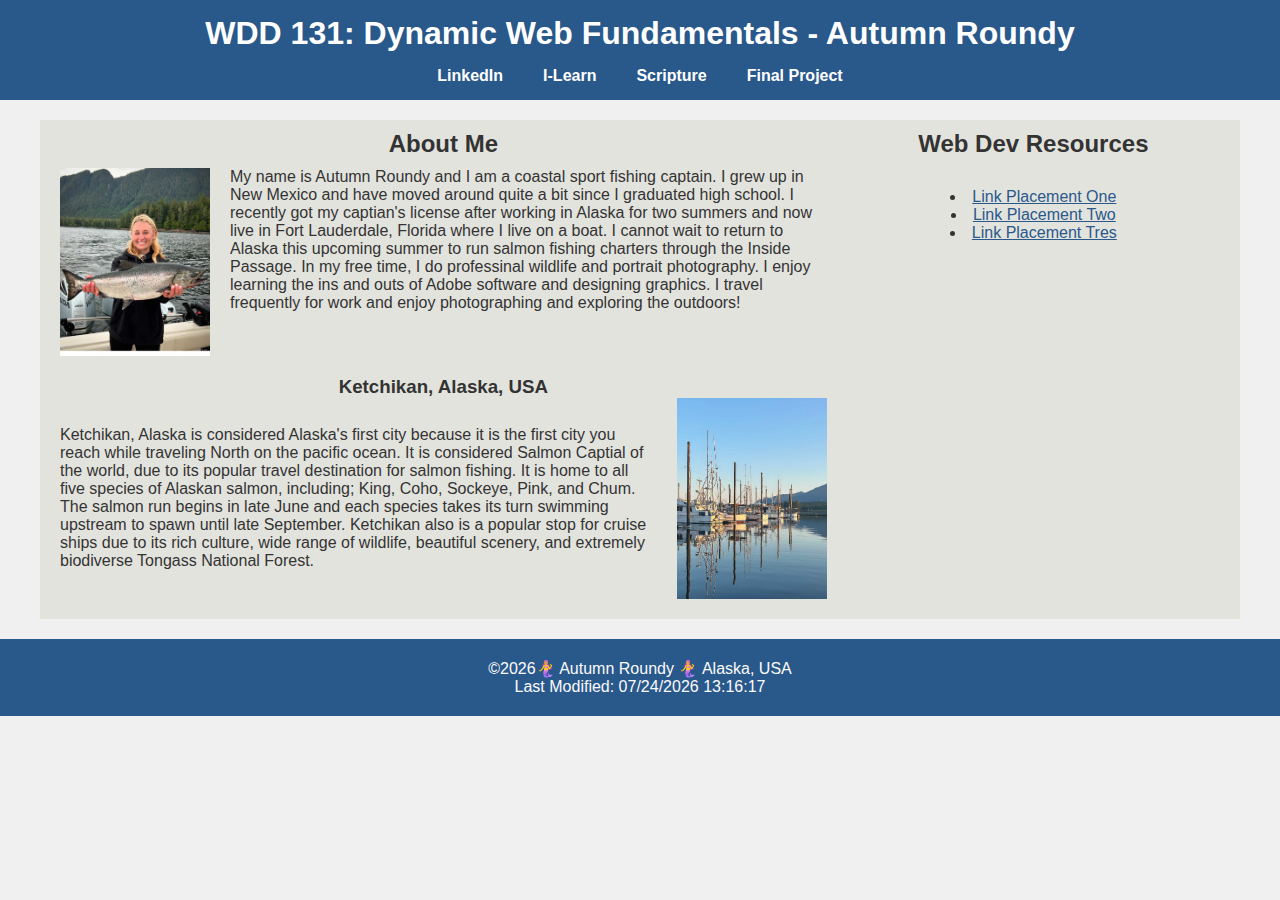
<file: index.html>
<!DOCTYPE html>
<html lang="en-US">
    <head>
        <meta charset="UTF-8">
        <meta name="viewport" content="width=device-width">
        <title>WDD 131 - Dynamic Web Fundamentals - Autumn Roundy</title>
        <meta name="description" content="WDD 131 - Dynamic Web Fundamentals. Autumn Roundy. Introducing myself for the semester while demonstrating my web development knowledge in coding HTML, CSS, and JavaScript.">
        <meta name="author" content="Autumn Roundy">
        <link rel="stylesheet" href="styles/base.css">
        <link rel="preconnect" href="https://fonts.googleapis.com">
        <link rel="preconnect" href="https://fonts.gstatic.com" crossorigin>
        <link href="https://fonts.googleapis.com/css2?family=Afacad+Flux:wght@100..1000&display=swap" rel="stylesheet">
    </head>
    <body>
        <header>
            <h1>WDD 131: Dynamic Web Fundamentals - Autumn Roundy</h1>
            <nav>
                <ul>
                    <li><a href="https://www.linkedin.com">LinkedIn</a></li>
                    <li><a href="https://byui.instructure.com/">I-Learn</a></li>
                    <li><a href="https://www.churchofjesuschrist.org/study/scriptures/nt/rom/8?lang=eng&id=p5-p6#p5">Scripture</a></li>
                    <li><a href="FinalProjectLink">Final Project</a></li>
                </ul>
            </nav>
        </header>
        <main>
            <section class="card">
                <h2>About Me</h2>
                <div class="image-text-container">
                    <img src="images/fishsalmon.JPG" alt="Profile photo of Autumn holding up Alaskan King Salmon on charter boat." width="100">
                    <p>My name is Autumn Roundy and I am a coastal sport fishing captain. I grew up in New Mexico
                        and have moved around quite a bit since I graduated high school. I recently got my captian's license
                        after working in Alaska for two summers and now live in Fort Lauderdale, Florida where I live on a boat. 
                        I cannot wait to return to Alaska this upcoming summer to run salmon fishing charters through the Inside Passage.
                        In my free time, I do professinal wildlife and portrait photography. I enjoy learning the ins and outs of Adobe software and designing graphics. 
                        I travel frequently for work and enjoy photographing and exploring the outdoors!
                    </p>
                </div>
                <h3>Ketchikan, Alaska, USA</h3>
                <div class="image-text-container-two">
                    <p> Ketchikan, Alaska is considered Alaska's first city because it is the first city you reach
                        while traveling North on the pacific ocean. It is considered Salmon Captial of the world, due to 
                        its popular travel destination for salmon fishing. It is home to all five species of Alaskan salmon,
                        including; King, Coho, Sockeye, Pink, and Chum. The salmon run begins in late June and each species 
                        takes its turn swimming upstream to spawn until late September. Ketchikan also is a popular stop for 
                        cruise ships due to its rich culture, wide range of wildlife, beautiful scenery, and extremely biodiverse Tongass National Forest. 
                    </p>
                    <img src="images/harbor.jpg" alt="Bar Harbor, Ketchikan, AK at high tide and golden hour." width="100">
                </div>
            </section>
            <section class="resources">
                <h2>Web Dev Resources</h2>
                <div class="resources-links">
                    <ul>
                        <li><a href="link">Link Placement One</a></li>
                        <li><a href="linktwo">Link Placement Two</a></li>
                        <li><a href="linktres">Link Placement Tres</a></li>
                    </ul>
                </div>
            </section>
        </main>
    
        <footer>
            <div class="footer">
            <p>©<span id="currentyear"></span>🧜‍♀️ Autumn Roundy 🧜‍♀️ Alaska, USA</p>
            <p id="lastModified"></p>
            </div>
        </footer>
        <script src="scripts/getdates.js" defer></script>
    </body>
</html>
</file>
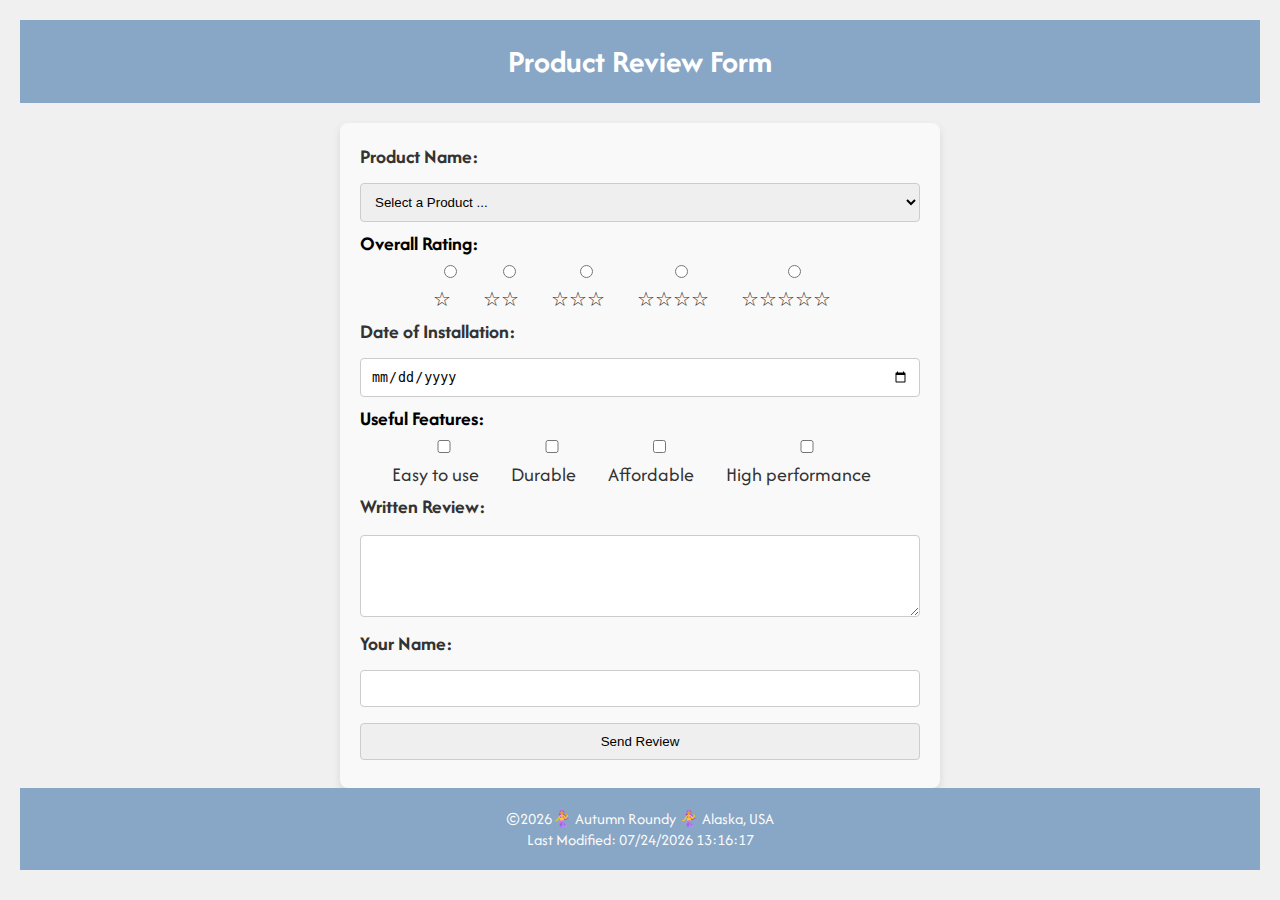
<file: form.html>
<!DOCTYPE html>
<html lang="en-US">
<head>
    <meta charset="UTF-8">
    <meta name="viewport" content="width=device-width">
    <title>WDD 131 - Dynamic Web Fundamentals - Autumn Roundy</title>
    <meta name="description" content="WDD 131 - Dynamic Web Fundamentals. Autumn Roundy. Proving my knowledge in HTML forms and local storage from this week's learning modules.">
    <meta name="author" content="Autumn Roundy">
    <link rel="stylesheet" href="styles/form.css">
    <link rel="preconnect" href="https://fonts.googleapis.com">
    <link rel="preconnect" href="https://fonts.gstatic.com" crossorigin>
    <link href="https://fonts.googleapis.com/css2?family=Afacad+Flux:wght@100..1000&display=swap" rel="stylesheet">
</head>
<body>
    <header>
        <h1>Product Review Form</h1>
    </header>
    <main>
        <form action="review.html" method="get" id="reviewForm">
            <!-- Product Name -->
            <label for="product-name">Product Name:</label>
            <select id="product-name" name="product-name" required>
                <option value="" disabled selected>Select a Product ...</option>
                <!-- Dynamically filled by JavaScript -->
            </select>

            <!-- Overall Rating -->
            <fieldset>
                <legend>Overall Rating:</legend>
                <label for="rating-1">
                    <input type="radio" id="rating-1" name="rating" value="1" required> ☆
                </label>
                <label for="rating-2">
                    <input type="radio" id="rating-2" name="rating" value="2" required> ☆☆
                </label>
                <label for="rating-3">
                    <input type="radio" id="rating-3" name="rating" value="3" required> ☆☆☆
                </label>
                <label for="rating-4">
                    <input type="radio" id="rating-4" name="rating" value="4" required> ☆☆☆☆
                </label>
                <label for="rating-5">
                    <input type="radio" id="rating-5" name="rating" value="5" required> ☆☆☆☆☆
                </label>
            </fieldset>

            <!-- Date of Installation -->
            <label for="installation-date">Date of Installation:</label>
            <input type="date" id="installation-date" name="installation-date" required>

            <!-- Useful Features -->
            <fieldset>
                <legend>Useful Features:</legend>
                <label for="feature-1">
                    <input type="checkbox" id="feature-1" name="features" value="Easy to use"> Easy to use
                </label>
                <label for="feature-2">
                    <input type="checkbox" id="feature-2" name="features" value="Durable"> Durable
                </label>
                <label for="feature-3">
                    <input type="checkbox" id="feature-3" name="features" value="Affordable"> Affordable
                </label>
                <label for="feature-4">
                    <input type="checkbox" id="feature-4" name="features" value="High performance"> High performance
                </label>
            </fieldset>

            <!-- Written Review -->
            <label for="written-review">Written Review:</label>
            <textarea id="written-review" name="written-review" rows="4" cols="50"></textarea>

            <!-- User Name (Optional) -->
            <label for="user-name">Your Name:</label>
            <input type="text" id="user-name" name="user-name">

            <!-- Submit Button -->
            <input type="submit" value="Send Review">
        </form>
    </main>
    <footer>
        <div class="footer">
        <p>©<span id="currentyear"></span>🧜‍♀️ Autumn Roundy 🧜‍♀️ Alaska, USA</p>
        <p id="lastModified"></p>
        </div>
    </footer>
    <script src="scripts/form.js" defer></script>
</body>
</html>
</file>
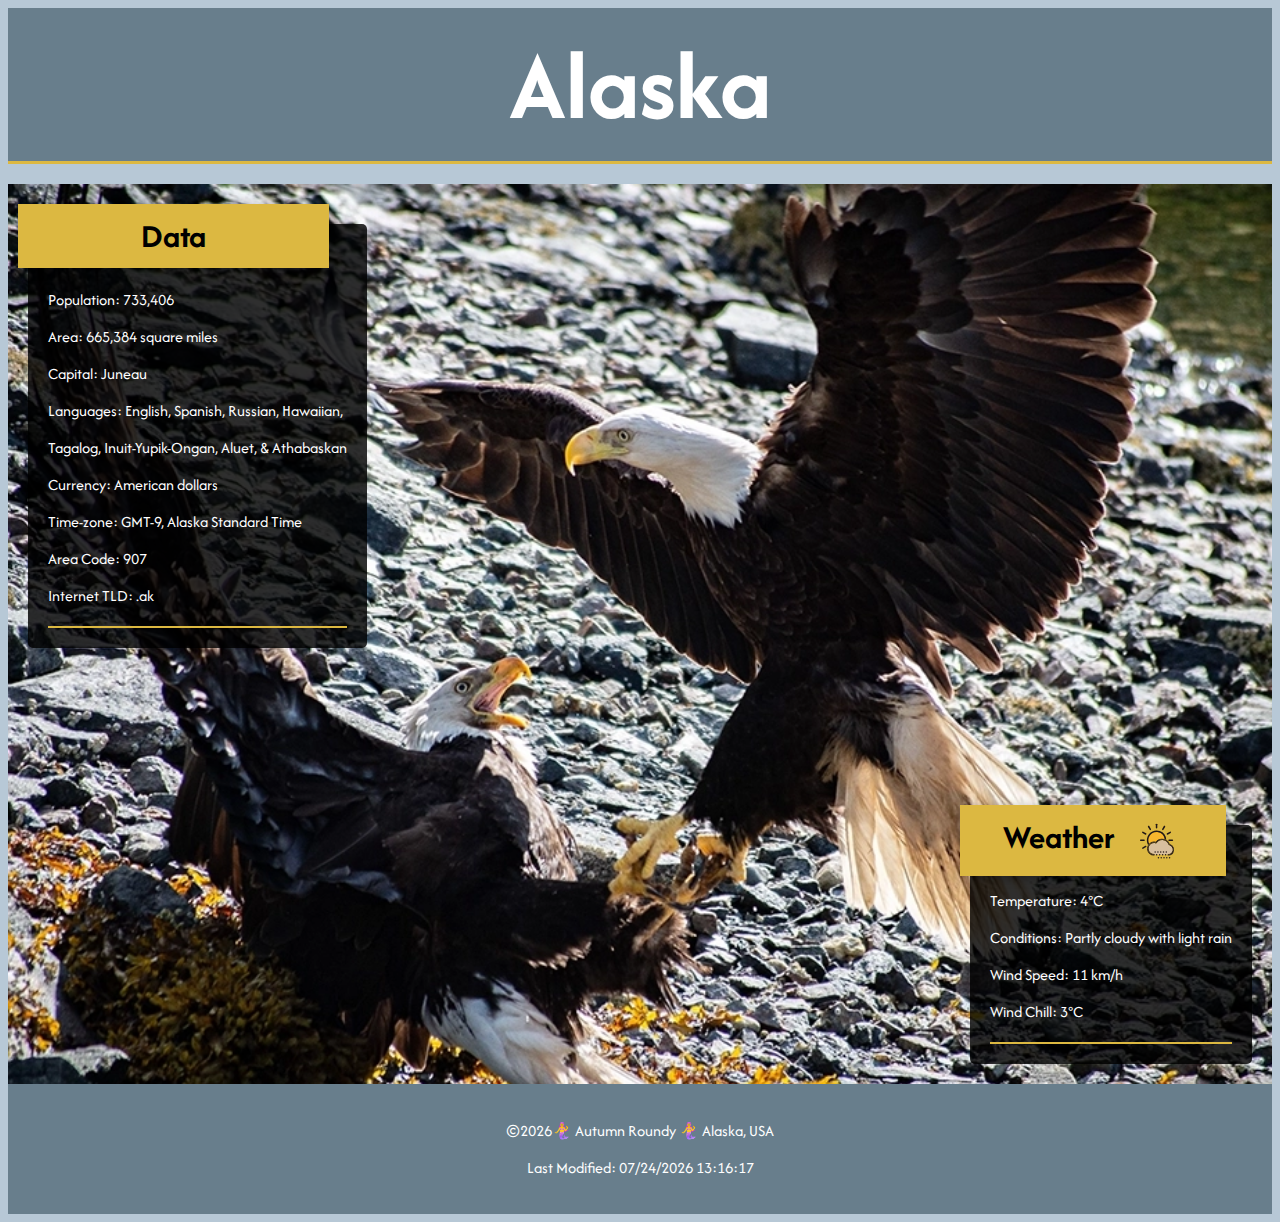
<file: place.html>
<!DOCTYPE html>
<html lang="en">
<head>
    <meta charset="UTF-8">
    <meta name="viewport" content="width=device-width, initial-scale=1.0">
    <title>WDD 131 - Place - Autumn Roundy</title>
    <meta name="description" content="WDD 131 place of residence to test knowledge on this weeks objectives">
    <meta name="author" content="Autumn Roundy">
    <link rel="preconnect" href="https://fonts.googleapis.com">
    <link rel="preconnect" href="https://fonts.gstatic.com" crossorigin>
    <link href="https://fonts.googleapis.com/css2?family=Afacad+Flux:wght@100..1000&display=swap" rel="stylesheet">
    <link rel="stylesheet" href="styles/place.css">
    <link rel="stylesheet" href="styles/place_large.css">
</head>
<body>
    <header>
         <h1>Alaska</h1>
    </header>
    <main>
        <section class="hero">
            <img 
            srcset="images/hero_small.webp 480w, images/hero_large.webp 1200w"
            sizes="(max-width: 600px) 480px, (max-width: 1024px) 800px, 1200px"
            src="images/hero_large.webp" 
            alt="Hero Image" />
        </section>

        <section class="data">
            <div class="title-box">
                <h2>Data</h2>
            </div>
            <div class="info">
                <p>Population: 733,406</p>
                <p>Area: 665,384 square miles</p>
                <p>Capital: Juneau</p>
                <p>Languages: English, Spanish, Russian, Hawaiian,</p>
                <p>Tagalog, Inuit-Yupik-Ongan, Aluet, & Athabaskan</p>
                <p>Currency: American dollars</p>
                <p>Time-zone: GMT-9, Alaska Standard Time</p>
                <p>Area Code: 907</p>
                <p>Internet TLD: .ak</p>
            </div>
        </section>
        <section class="weather">
            <div class="title-box">
                <h3>Weather <img src="images/weather-icon.svg" alt="Rainy weather icon" class="weather-icon"></h3>
            </div>
            <div class="info">
                <p>Temperature: <span id="temperature">4°C</span></p>
                <p>Conditions: Partly cloudy with light rain</p>
                <p>Wind Speed: <span id="windspeed">11 km/h</span></p>
                <p id="windchill">Wind Chill: Calculating...</p>
            </div>
          </section>
    </main>
    <footer>
        <p>©<span id="currentyear"></span>🧜‍♀️ Autumn Roundy 🧜‍♀️ Alaska, USA</p>
        <p id="lastModified"></p>
    </footer>
    <script src="scripts/place.js" defer></script>  
</body>
</html>
</file>
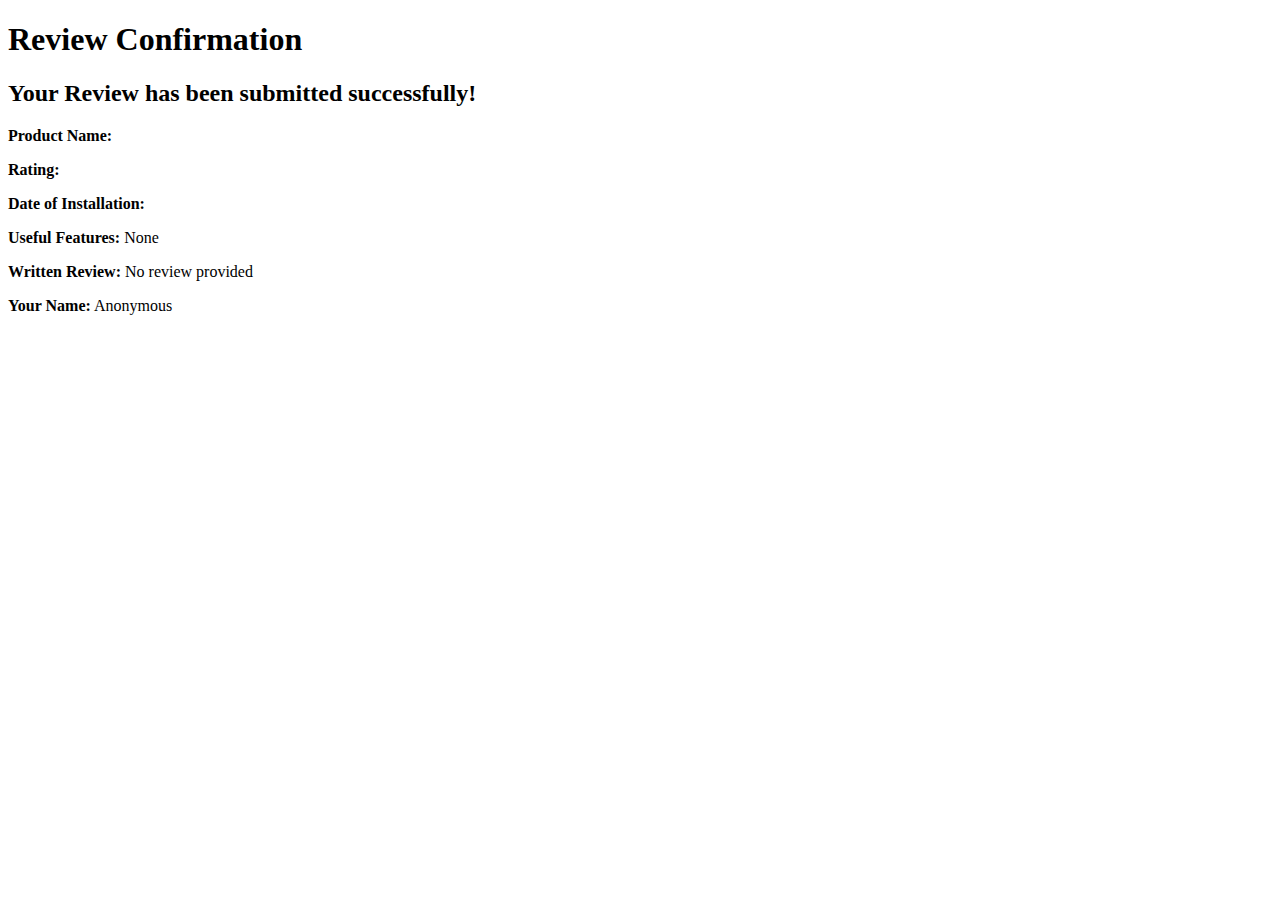
<file: review.html>
<!DOCTYPE html>
<html lang="en">
<head>
    <meta charset="UTF-8">
    <meta name="viewport" content="width=device-width, initial-scale=1.0">
    <title>Review Confirmation</title>
</head>
<body>
    <header>
        <h1>Review Confirmation</h1>
    </header>

    <main>
        <h2>Your Review has been submitted successfully!</h2>
        <p><strong>Product Name:</strong> <span id="product-name"></span></p>
        <p><strong>Rating:</strong> <span id="rating"></span></p>
        <p><strong>Date of Installation:</strong> <span id="installation-date"></span></p>
        <p><strong>Useful Features:</strong> <span id="useful-features"></span></p>
        <p><strong>Written Review:</strong> <span id="written-review"></span></p>
        <p><strong>Your Name:</strong> <span id="user-name"></span></p>
    </main>

    <script>
        // Retrieve form data from the URL query string and display it
        const params = new URLSearchParams(window.location.search);
        
        document.getElementById('product-name').textContent = params.get('product-name');
        document.getElementById('rating').textContent = params.get('rating');
        document.getElementById('installation-date').textContent = params.get('installation-date');
        document.getElementById('useful-features').textContent = params.get('features') || 'None';
        document.getElementById('written-review').textContent = params.get('written-review') || 'No review provided';
        document.getElementById('user-name').textContent = params.get('user-name') || 'Anonymous';
    </script>
</body>
</html>
</file>
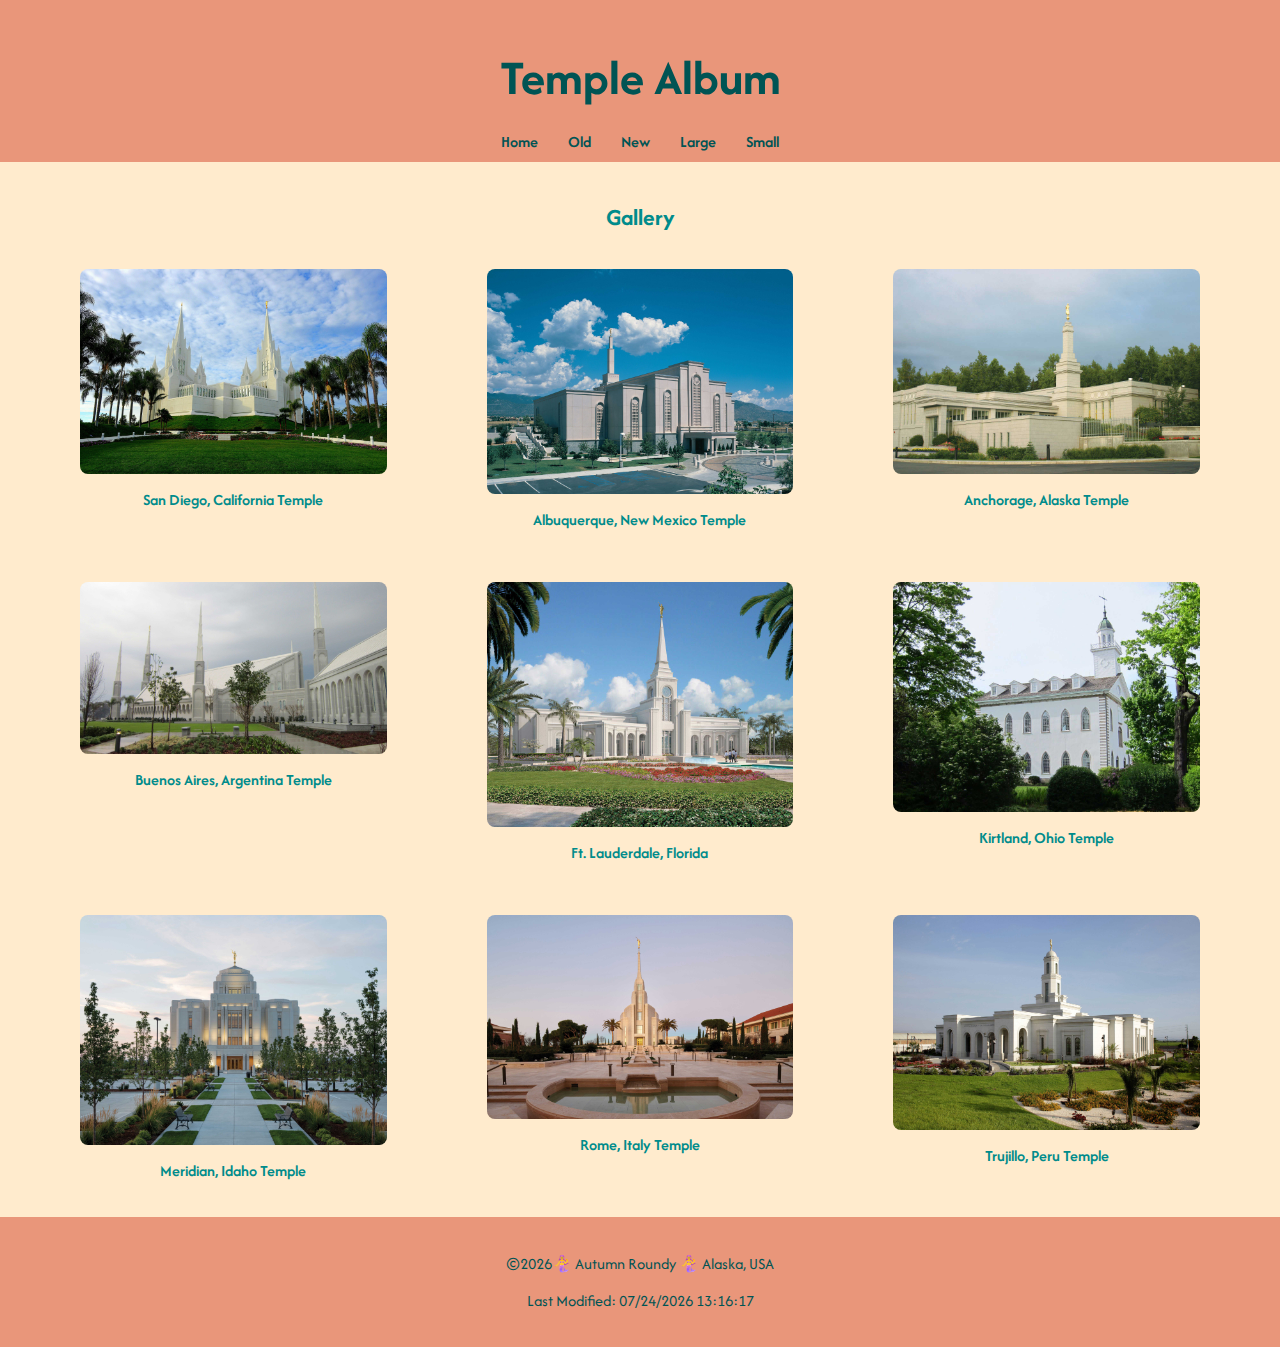
<file: temples.html>
<!DOCTYPE html>
<html lang="en-US">
    <head>
        <meta charset="UTF-8">
        <meta name="viewport" content="width=device-width">
        <title>WDD 131 - Temple Album - Autumn Roundy</title>
        <meta name="description" content="WDD 131 picture album to test knowledge on layout">
        <meta name="author" content="Autumn Roundy">
        <link rel="preconnect" href="https://fonts.googleapis.com">
        <link rel="preconnect" href="https://fonts.gstatic.com" crossorigin>
        <link href="https://fonts.googleapis.com/css2?family=Afacad+Flux:wght@100..1000&display=swap" rel="stylesheet">
        <link rel="stylesheet" href="styles/temples.css">
        <link rel="stylesheet" href="styles/temples-large.css">
    </head>
    <body>
        <header>
            <h1>Temple Album</h1>
            <nav>
                <ul>
                    <li><a href="home-filler">Home</a></li>
                    <li><a href="old-filler">Old</a></li>
                    <li><a href="new-filler">New</a></li>
                    <li><a href="large-filler">Large</a></li>
                    <li><a href="small-filler">Small</a></li>
                </ul>
            </nav>
        </header>
        <main>
            <h2>Gallery</h2>
            <div class="temple-gallery">
                <figure>
                    <img src="images/san_diego_california_temple.jpg" alt="San Diego, California Temple">
                    <figcaption>San Diego, California Temple</figcaption>
                </figure>
                <figure>
                    <img src="images/abq_temple.jpg" alt="Albuquerque, New Mexico Temple">
                    <figcaption>Albuquerque, New Mexico Temple</figcaption>
                </figure>
                <figure>
                    <img src="images/anchor_temple.jpg" alt="Anchorage, Alaska Temple">
                    <figcaption>Anchorage, Alaska Temple</figcaption>
                </figure><figure>
                    <img src="images/buenos_aires_temple.jpg" alt="Buenos Aires, Argentina Temple">
                    <figcaption>Buenos Aires, Argentina Temple</figcaption>
                </figure><figure>
                    <img src="images/ft_lauderdale_temple.jpg" alt="Ft. Lauderdale, Florida Temple">
                    <figcaption>Ft. Lauderdale, Florida</figcaption>
                </figure><figure>
                    <img src="images/kirtland_temple.jpg" alt="Kirtland, Ohio Temple">
                    <figcaption>Kirtland, Ohio Temple</figcaption>
                </figure><figure>
                    <img src="images/meridian_id_temple.jpg" alt="Meridian, Idaho Temple">
                    <figcaption>Meridian, Idaho Temple</figcaption>
                </figure><figure>
                    <img src="images/rome_italy_temple.jpg" alt="Rome, Italy Temple">
                    <figcaption>Rome, Italy Temple</figcaption>
                </figure><figure>
                    <img src="images/trujillo_peru_temple.jpg" alt="Trujillo, Peru Temple">
                    <figcaption>Trujillo, Peru Temple</figcaption>
                </figure>
            </div>
        </main>
        <footer>
            <div class="footer">
            <p>©<span id="currentyear"></span>🧜‍♀️ Autumn Roundy 🧜‍♀️ Alaska, USA</p>
            <p id="lastModified"></p>
            </div>
        </footer>
        <script src="scripts/temples.js" defer></script>
    </body>
</html>
</file>
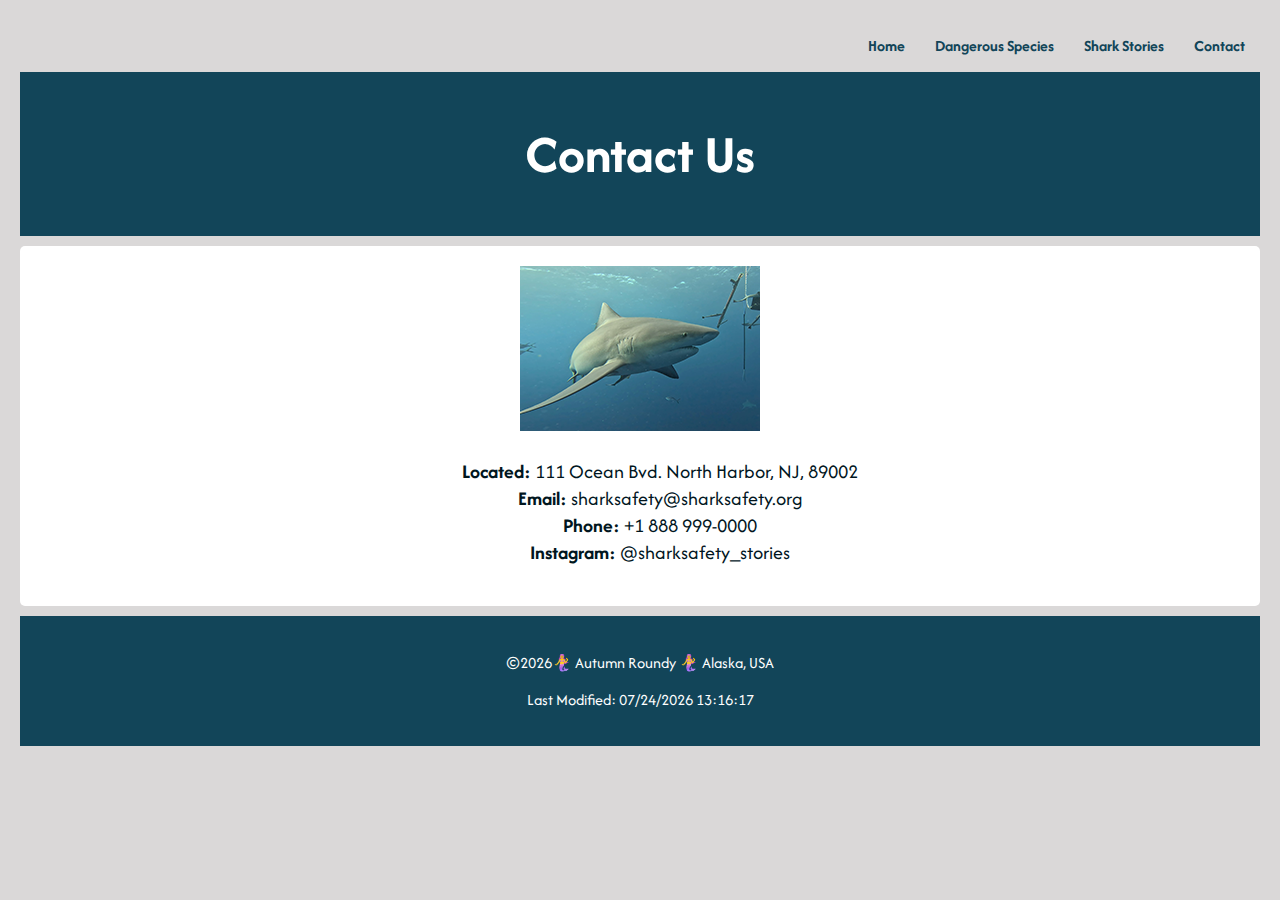
<file: project/contact.html>
<!DOCTYPE html>
<html lang="en-US">
    <head>
        <meta charset="UTF-8">
        <meta name="viewport" content="width=device-width">
        <title>Final Project - WDD131 - Autumn Roundy</title>
        <meta name="description" content="WDD 131 - Dynamic Web Fundamentals. Autumn Roundy. Providing the final project based on information I have learned this semester, and the site plan I previously submitted.">
        <meta name="author" content="Autumn Roundy">
        <link rel="stylesheet" href="styles/sharksite.css">
        <link rel="stylesheet" href="styles/format.css">
        <link rel="preconnect" href="https://fonts.googleapis.com">
        <link rel="preconnect" href="https://fonts.gstatic.com" crossorigin>
        <link href="https://fonts.googleapis.com/css2?family=Afacad+Flux:wght@100..1000&display=swap" rel="stylesheet">
    </head>
    <body>
        <header>
            <nav>
                <ul>
                    <li><a href="https://autumnsroundy.github.io/wdd131/project/sharksite.html">Home</a></li>
                    <li><a href="https://autumnsroundy.github.io/wdd131/project/species.html">Dangerous Species</a></li>
                    <li><a href="https://autumnsroundy.github.io/wdd131/project/stories.html">Shark Stories</a></li>
                    <li><a href="https://autumnsroundy.github.io/wdd131/project/contact.html">Contact</a></li>
                </ul>
        </header>
        <main>
            <section class="contact-container">
                <div class="contactheader">
                    <h1>Contact Us</h1>
                </div>
                <div class="contactlist">
                    <div class="contactimg">
                        <img src="images/shark2.png" alt="bull shark side eye" loading="lazy">
                    </div>
                <ul>
                    <li><strong>Located:</strong> 111 Ocean Bvd. North Harbor, NJ, 89002</li>
                    <li><strong>Email:</strong> sharksafety@sharksafety.org</li>
                    <li><strong>Phone:</strong>  +1 888 999-0000</li>
                    <li><strong>Instagram:</strong>  @sharksafety_stories</li>
                </ul>
                </div>
            </section>
        </main>
        <footer>
            <div class="footer">
            <p>©<span id="currentyear"></span>🧜‍♀️ Autumn Roundy 🧜‍♀️ Alaska, USA</p>
            <p id="lastModified"></p>
            </div>
        </footer>
        <script src="scripts/sharksite.js" defer></script>
    </body>
</html>
</file>
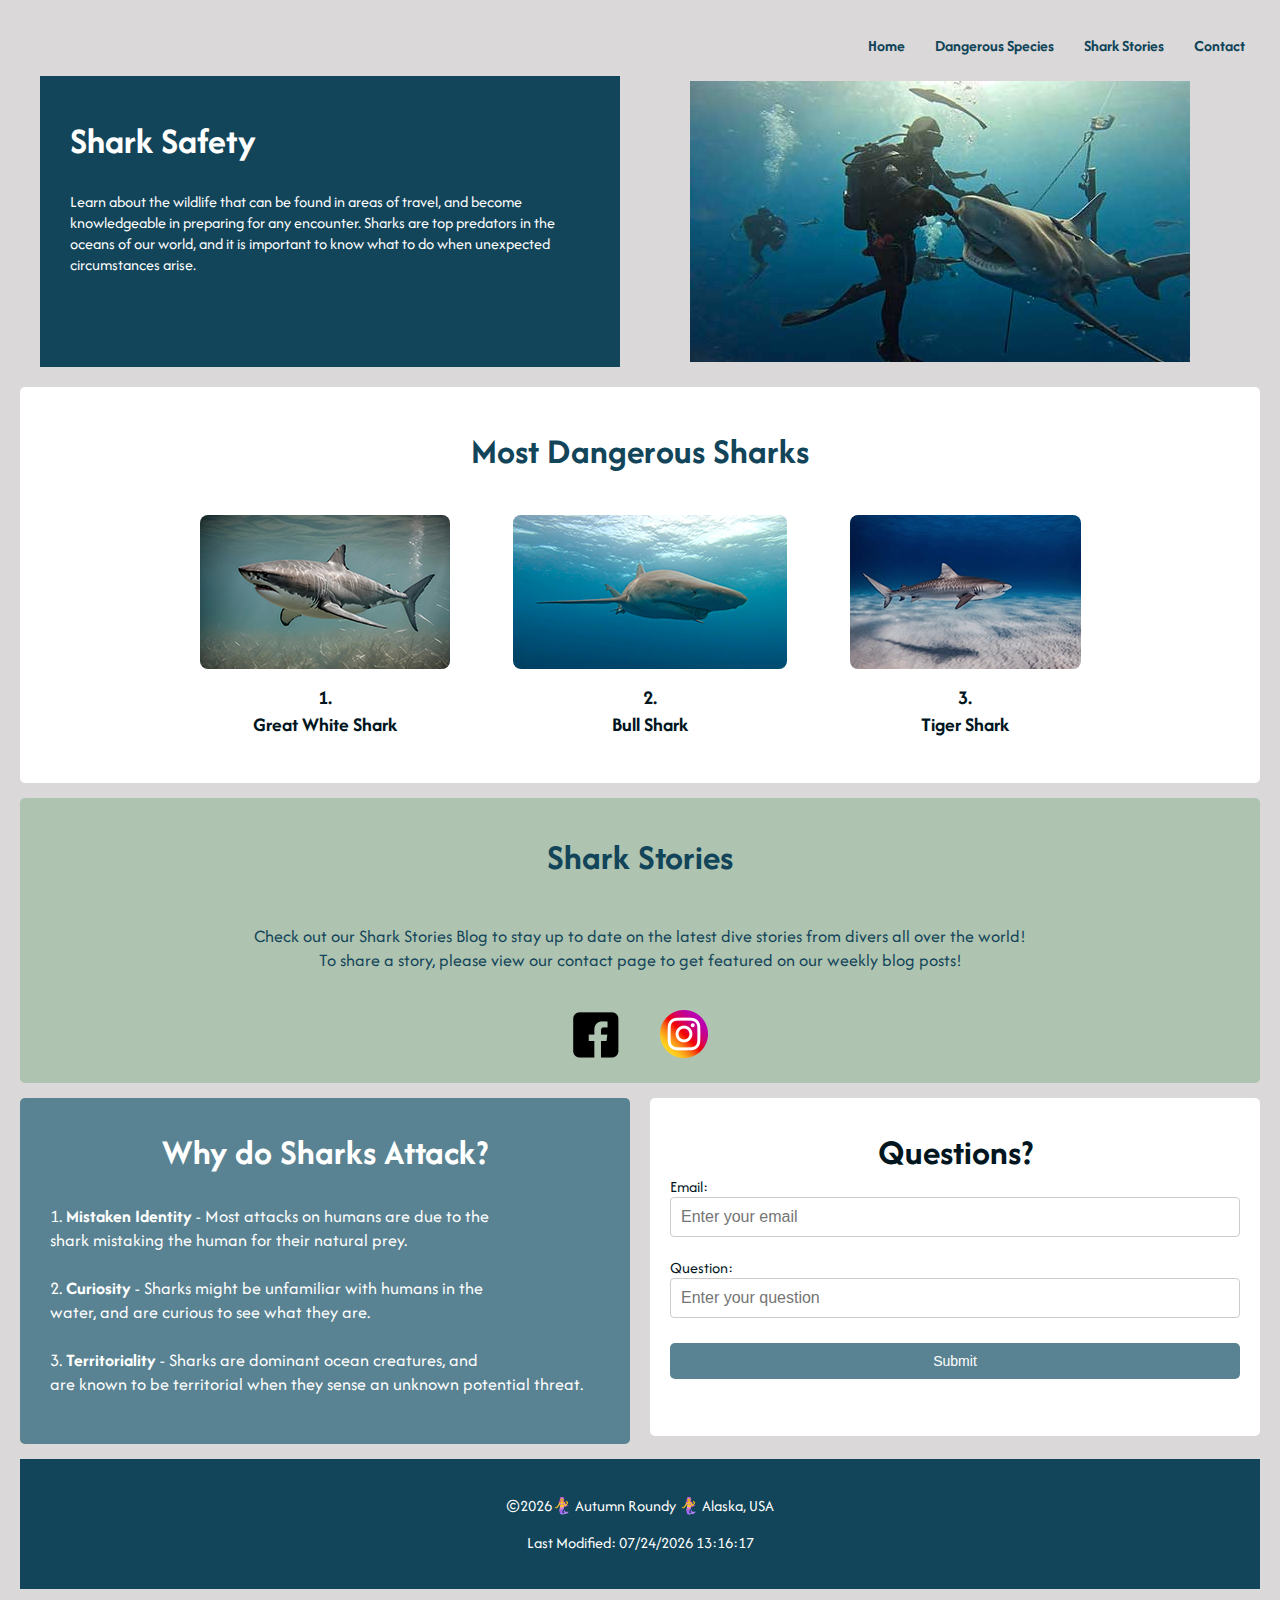
<file: project/sharksite.html>
<!DOCTYPE html>
<html lang="en-US">
    <head>
        <meta charset="UTF-8">
        <meta name="viewport" content="width=device-width">
        <title>Final Project - WDD131 - Autumn Roundy</title>
        <meta name="description" content="WDD 131 - Dynamic Web Fundamentals. Autumn Roundy. Providing the final project based on information I have learned this semester, and the site plan I previously submitted.">
        <meta name="author" content="Autumn Roundy">
        <link rel="stylesheet" href="styles/sharksite.css">
        <link rel="stylesheet" href="styles/format.css">
        <link rel="preconnect" href="https://fonts.googleapis.com">
        <link rel="preconnect" href="https://fonts.gstatic.com" crossorigin>
        <link href="https://fonts.googleapis.com/css2?family=Afacad+Flux:wght@100..1000&display=swap" rel="stylesheet">
    </head>
    <body>
        <header>
            <nav>
                <ul>
                    <li><a href="https://autumnsroundy.github.io/wdd131/project/sharksite.html">Home</a></li>
                    <li><a href="https://autumnsroundy.github.io/wdd131/project/species.html">Dangerous Species</a></li>
                    <li><a href="https://autumnsroundy.github.io/wdd131/project/stories.html">Shark Stories</a></li>
                    <li><a href="https://autumnsroundy.github.io/wdd131/project/contact.html">Contact</a></li>
                </ul>
        </header>
        <main>
            <section class="sharksafety">
                <div class="text">
                    <h1>Shark Safety</h1>
                    <p> 
                        Learn about the wildlife that can be found in areas of travel, and become knowledgeable in preparing
                        for any encounter. Sharks are top predators in the oceans of our world, and it is important to know 
                        what to do when unexpected circumstances arise. 
                    </p>
                </div>
                <div class="heroimage">
                    <img src="images/sharksafety.jpg" alt="Instructor Paula feeding shark" loading="lazy">
                </div>
            </section>
            <section class="dangerousspecies">
                <h2>Most Dangerous Sharks</h2>
                <div class="figures">
                    <figure>
                        <img src="images/greatwhitehome.png" alt="Great White Shark" loading="lazy">
                        <figcaption>1.<br>Great White Shark</figcaption>
                    </figure>
                    <figure>
                        <img src="images/bullhome.png" alt="Bull Shark Feeding" loading="lazy">
                        <figcaption>2.<br>Bull Shark</figcaption>
                    </figure>
                    <figure>
                        <img src="images/tigerhome.png" alt="Reef Tiger Shark" loading="lazy">
                        <figcaption>3.<br>Tiger Shark</figcaption>
                    </figure>
                </div>
            </section>
            <section class="sharkstories">
                <h3>Shark Stories</h3>
                <p> Check out our Shark Stories Blog to stay up to date on the latest dive stories from divers all over the world! <br>
                To share a story, please view our contact page to get featured on our weekly blog posts! </p>
                <div class="social">
                    <a href="https://www.facebook.com">
                        <img src="images/facebook.png" alt="Facebook Logo" class="logo" loading="lazy">
                    </a>
                    <a href="https://www.instagram.com">
                        <img src="images/instagram.png" alt="Instagram Logo" class="logo" loading="lazy">
                    </a>
                </div>
            </section>
            <section class="why-questions-container">
                <section class="why">
                    <h4>Why do Sharks Attack?</h4>
                    <ul>
                        <li>1. <strong>Mistaken Identity</strong> - Most attacks on humans are due to the <br>
                            shark mistaking the human for their natural prey.</li><br>
                        <li>2. <strong>Curiosity</strong> - Sharks might be unfamiliar with humans in the <br>
                            water, and are curious to see what they are.</li><br>
                        <li>3. <strong>Territoriality</strong> - Sharks are dominant ocean creatures, and <br>
                            are known to be territorial when they sense an unknown potential threat.</li>
                    </ul>
                </section>
                <div class="questions">
                    <h6>Questions?</h6>
                    <form id="subscription-form">
                        <div class="input-group">
                            <label for="email">Email:</label>
                            <input type="email" id="email" name="email" required placeholder="Enter your email">
                        </div>
                        <div class="input-group">
                            <label for="question">Question:</label>
                            <input type="text" id="text" name="text" required placeholder="Enter your question">
                        </div>
                        <button type="submit">Submit</button>
                        <p id="message"></p>
                    </form>
                </div>                
            </section>
        </main>
        <footer>
            <div class="footer">
            <p>©<span id="currentyear"></span>🧜‍♀️ Autumn Roundy 🧜‍♀️ Alaska, USA</p>
            <p id="lastModified"></p>
            </div>
        </footer>
        <script src="scripts/sharksite.js" defer></script>
    </body>
</html>
</file>
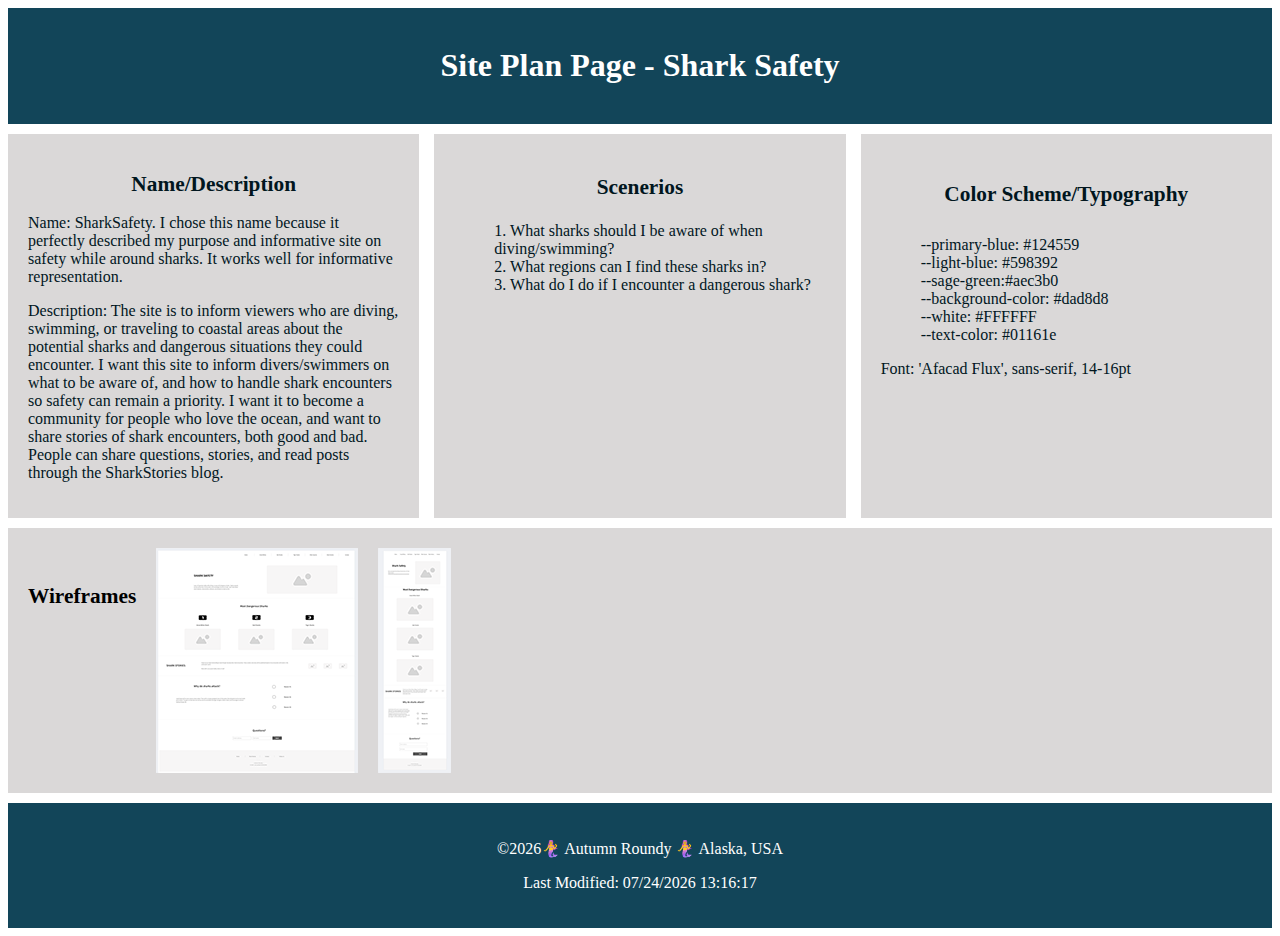
<file: project/siteplan.html>
<!DOCTYPE html>
<html lang="en-US">
    <head>
        <meta charset="UTF-8">
        <meta name="viewport" content="width=device-width">
        <title>Site Plan for Final Project - WDD131 - Autumn Roundy</title>
        <meta name="description" content="WDD 131 - Dynamic Web Fundamentals. Autumn Roundy. Providing my Site Plan to begin the final project website we are assigned to create.">
        <meta name="author" content="Autumn Roundy">
        <link rel="stylesheet" href="styles/siteplan.css">
        <link rel="preconnect" href="https://fonts.googleapis.com">
        <link rel="preconnect" href="https://fonts.gstatic.com" crossorigin>
        <link href="https://fonts.googleapis.com/css2?family=Afacad+Flux:wght@100..1000&display=swap" rel="stylesheet">
    </head>
    <body>
        <header>
           <h1>Site Plan Page - Shark Safety</h1>
        </header>
        <main>
            <div class="columns">
                <section class="description">
                    <h2>Name/Description</h2>
                    <p>Name: SharkSafety. I chose this name because it perfectly described my purpose and 
                        informative site on safety while around sharks. It works well for informative representation.
                    </p>
                    <p>Description: The site is to inform viewers who are diving, swimming, or traveling to coastal
                        areas about the potential sharks and dangerous situations they could encounter. I want this site 
                        to inform divers/swimmers on what to be aware of, and how to handle shark encounters so safety can 
                        remain a priority. I want it to become a community for people who love the ocean, and want to share 
                        stories of shark encounters, both good and bad. People can share questions, stories, and read posts
                        through the SharkStories blog. 
                    </p>
                </section>
                <section class="scenerios">
                    <h3>Scenerios</h2>
                    <p>
                        <ul>
                            <li>1. What sharks should I be aware of when diving/swimming?</li>
                            <li>2. What regions can I find these sharks in?</li>
                            <li>3. What do I do if I encounter a dangerous shark?</li>
                        </ul>
                    </p>
                </section>
                <section class="colorscheme-typography">
                    <h4>Color Scheme/Typography</h3>
                    <p> 
                        <ul>
                            <li>--primary-blue: #124559</li>
                            <li>--light-blue: #598392</li>
                            <li>--sage-green:#aec3b0</li>
                            <li>--background-color: #dad8d8</li>
                            <li>--white: #FFFFFF</li>
                            <li>--text-color: #01161e</li>
                        </ul>
                    </p>
                    <p> Font:  'Afacad Flux', sans-serif, 14-16pt</p>
                </section>
            </div>
            <section class="wireframes">
                <h5>Wireframes</h4>
                    <img src="images/wireframe-1.png"  alt="wireframe website">
                    <img src="images/wireframe-2.png"  alt="wireframe mobile">
            </section>
        </main>
        <footer>
            <div class="footer">
            <p>©<span id="currentyear"></span>🧜‍♀️ Autumn Roundy 🧜‍♀️ Alaska, USA</p>
            <p id="lastModified"></p>
            </div>
        </footer>
        <script src="scripts/siteplan.js" defer></script>
    </body>
</file>
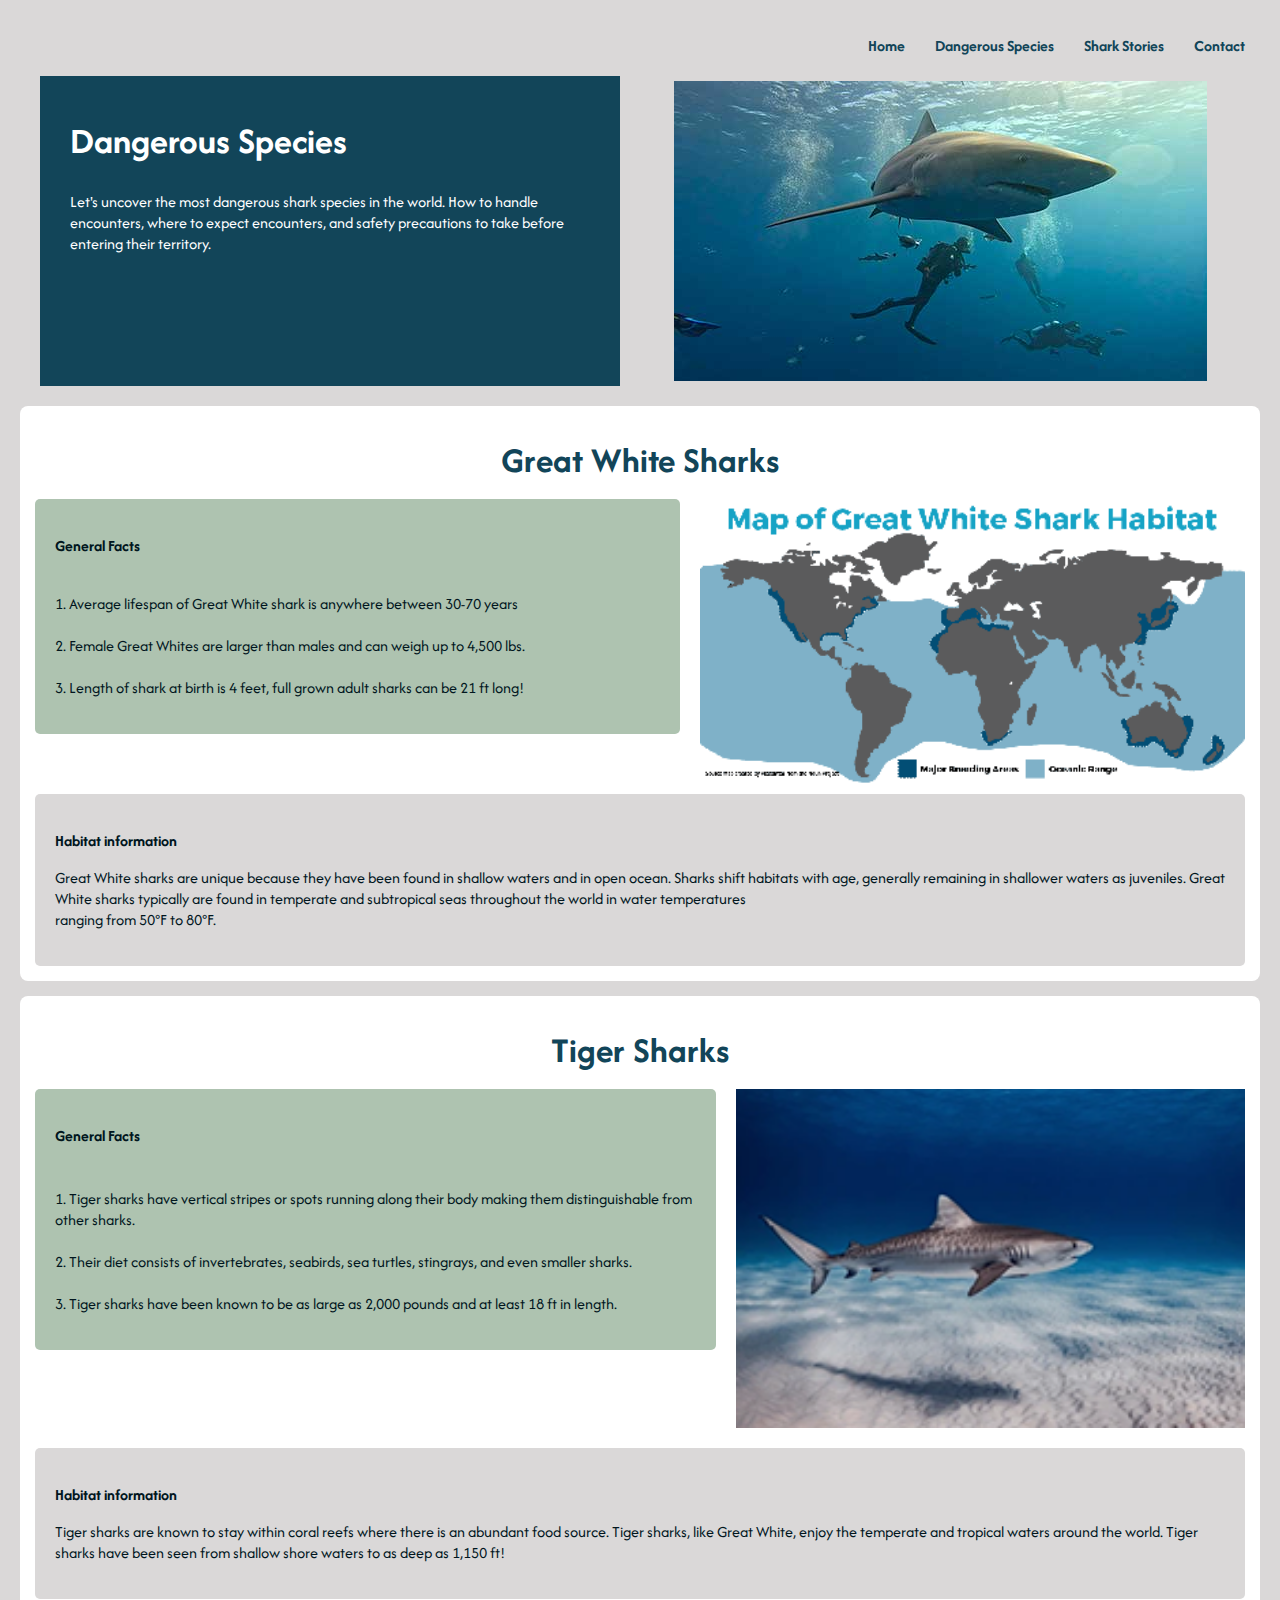
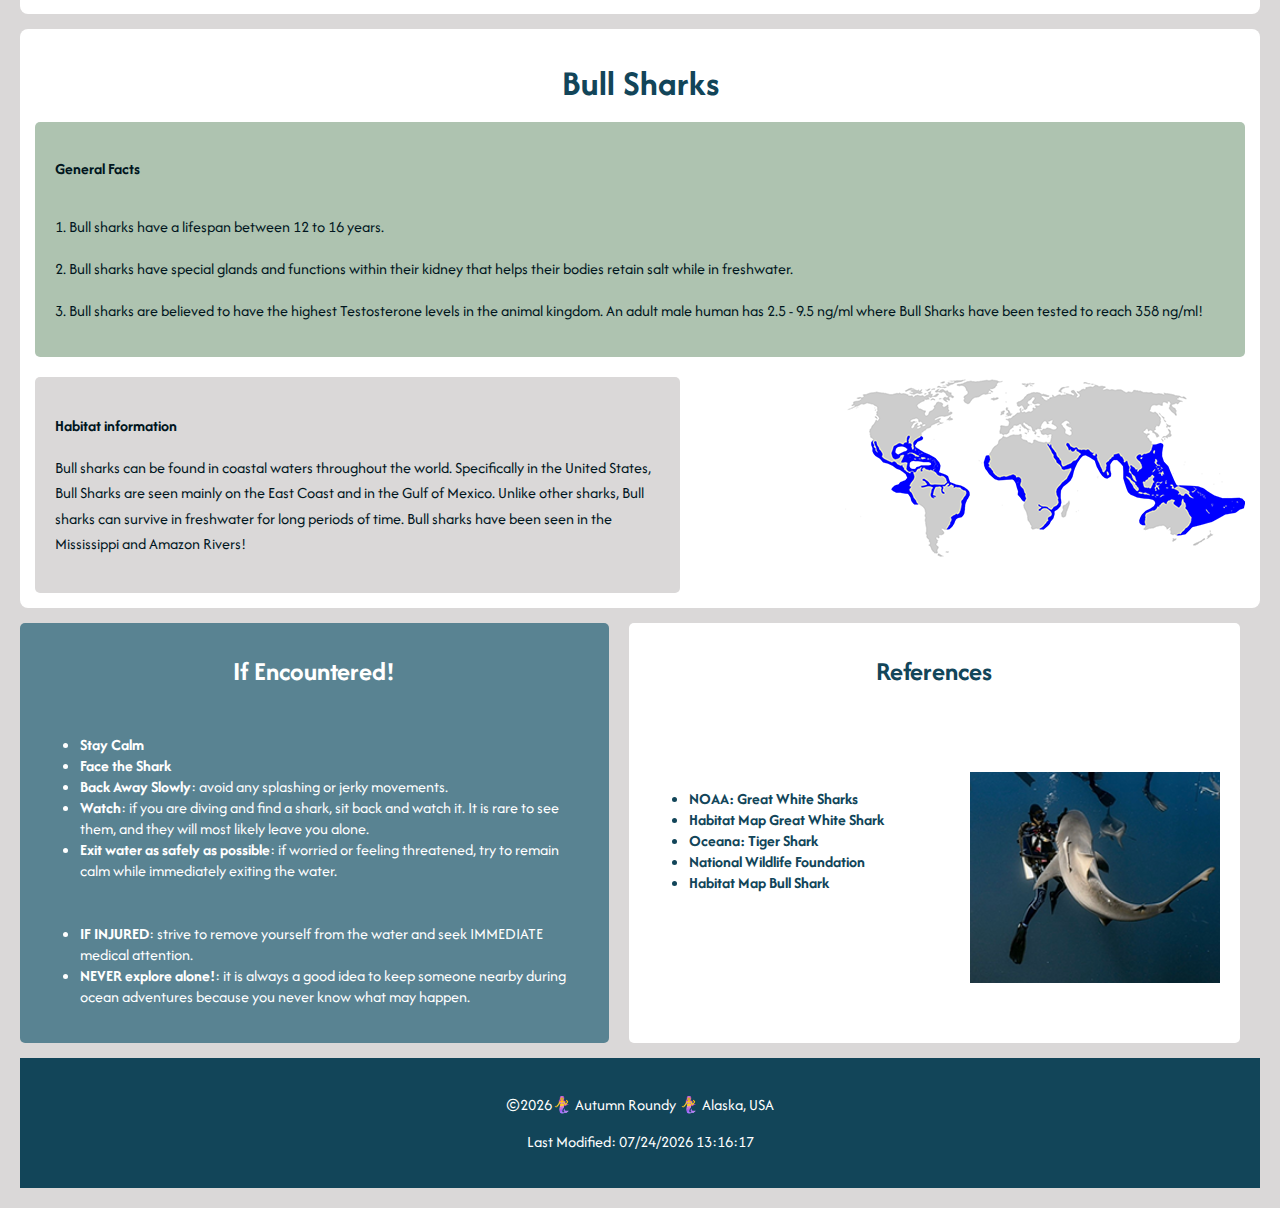
<file: project/species.html>
<!DOCTYPE html>
<html lang="en-US">
    <head>
        <meta charset="UTF-8">
        <meta name="viewport" content="width=device-width">
        <title>Final Project - WDD131 - Autumn Roundy</title>
        <meta name="description" content="WDD 131 - Dynamic Web Fundamentals. Autumn Roundy. Providing the final project based on information I have learned this semester, and the site plan I previously submitted.">
        <meta name="author" content="Autumn Roundy">
        <link rel="stylesheet" href="styles/sharksite.css">
        <link rel="stylesheet" href="styles/format.css">
        <link rel="preconnect" href="https://fonts.googleapis.com">
        <link rel="preconnect" href="https://fonts.gstatic.com" crossorigin>
        <link href="https://fonts.googleapis.com/css2?family=Afacad+Flux:wght@100..1000&display=swap" rel="stylesheet">
    </head>
    <body>
        <header>
            <nav>
                <ul>
                    <li><a href="https://autumnsroundy.github.io/wdd131/project/sharksite.html">Home</a></li>
                    <li><a href="https://autumnsroundy.github.io/wdd131/project/species.html">Dangerous Species</a></li>
                    <li><a href="https://autumnsroundy.github.io/wdd131/project/stories.html">Shark Stories</a></li>
                    <li><a href="https://autumnsroundy.github.io/wdd131/project/contact.html">Contact</a></li>
                </ul>
        </header>
        <main>
            <section class="species">
                <div class="text">
                    <h1>Dangerous Species</h1>
                    <p>Let's uncover the most dangerous shark species in the world. How to handle encounters, 
                        where to expect encounters, and safety precautions to take before entering their territory.
                    </p>
                </div>
                <div class="heroimage">
                    <img src="images/specieshero.jpg" alt="Dangerous Shark" loading="lazy">
                </div>
            </section>
            <section class="greatwhites">
                <h2>Great White Sharks</h2>
                <div class="gws-container"> <!-- Make sure this is wrapping the facts and image -->
                    <div class="gws-facts">
                        <p><strong>General Facts</strong></p>
                        <ul>
                            <li>1. Average lifespan of Great White shark is anywhere between 30-70 years</li><br>
                            <li>2. Female Great Whites are larger than males and can weigh up to 4,500 lbs. </li><br>
                            <li>3. Length of shark at birth is 4 feet, full grown adult sharks can be 21 ft long! </li>
                        </ul>
                    </div>
                    <img src="images/gwsmap.png" alt="Great White Shark Map" loading="lazy">
                </div>
                <div class="gws-habitat">
                    <p><strong>Habitat information</strong></p>
                    <p>Great White sharks are unique because they have been found in shallow waters and in open ocean.
                        Sharks shift habitats with age, generally remaining in shallower waters as juveniles. 
                        Great White sharks typically are found in temperate and subtropical seas throughout the world in water 
                        temperatures <br> ranging from 50°F to 80°F.
                    </p>
                </div>
            </section>
            <section class="tigers">
                <h3>Tiger Sharks</h3>
                <div class="ts-container"> <!-- New container for side-by-side layout -->
                    <div class="tigers-facts">
                        <p><strong>General Facts</strong></p>
                        <ul>
                            <li>1. Tiger sharks have vertical stripes or spots running along their body making them distinguishable from other sharks.</li><br>
                            <li>2. Their diet consists of invertebrates, seabirds, sea turtles, stingrays, and even smaller sharks.</li><br>
                            <li>3. Tiger sharks have been known to be as large as 2,000 pounds and at least 18 ft in length.</li>
                        </ul>
                    </div>
                    <img src="images/tigerhome.png" alt="Tiger Shark" class="ts-img" loading="lazy"> <!-- Added class for styling -->
                </div>
                <div class="ts-habitat">
                    <p><strong>Habitat information</strong></p>
                    <p>Tiger sharks are known to stay within coral reefs where there is an abundant food source.
                        Tiger sharks, like Great White, enjoy the temperate and tropical waters around the world. 
                        Tiger sharks have been seen from shallow shore waters to as deep as 1,150 ft!
                    </p>
                </div>
            </section>
            <section class="bullsharks">
                <h4>Bull Sharks</h4> <!-- Corrected the closing tag here from <h2> to </h4> -->
                <div class="bs-facts">
                    <p><strong>General Facts</strong></p>
                    <ul>
                        <li>1. Bull sharks have a lifespan between 12 to 16 years.</li><br>
                        <li>2. Bull sharks have special glands and functions within their kidney that helps their bodies retain salt while in freshwater.</li><br>
                        <li>3. Bull sharks are believed to have the highest Testosterone levels in the animal kingdom. An adult male human has 2.5 - 9.5 ng/ml where Bull Sharks have been tested to reach 358 ng/ml!</li>
                    </ul>
                </div>
                <div class="bs-habitat-container"> <!-- Container for habitat info and map -->
                    <div class="bs-habitat">
                        <p><strong>Habitat information</strong></p>
                        <p> Bull sharks can be found in coastal waters throughout the world. Specifically in the United States, Bull Sharks are seen mainly on the East Coast and in the Gulf of Mexico. Unlike other sharks, Bull sharks can survive in freshwater for long periods of time. Bull sharks have been seen in the Mississippi and Amazon Rivers!</p>
                    </div>
                    <img src="images/tigermap.png" alt="Bull Shark Map" class="bs-map-img" loading="lazy"> <!-- Added class for styling -->
                </div>
            </section>
            <section class="encounter-references-container">
                <div class="encounter">
                    <h5>If Encountered!</h5>
                    <ul>
                        <li><strong>Stay Calm</strong></li>
                        <li><strong>Face the Shark</strong></li>
                        <li><strong>Back Away Slowly</strong>: avoid any splashing or jerky movements.</li>
                        <li><strong>Watch</strong>: if you are diving and find a shark, sit back and watch it. It is rare to see them, and they will most likely leave you alone.</li>
                        <li><strong>Exit water as safely as possible</strong>: if worried or feeling threatened, try to remain calm while immediately exiting the water.</li><br><br>
                        <li><strong>IF INJURED</strong>: strive to remove yourself from the water and seek IMMEDIATE medical attention.</li>
                        <li><strong>NEVER explore alone!</strong>: it is always a good idea to keep someone nearby during ocean adventures because you never know what may happen.</li>
                </div>
                <div class="references">
                    <h6>References</h6>
                    <div class="content">
                        <ul>
                            <li><a href="https://www.fisheries.noaa.gov/species/white-shark">NOAA: Great White Sharks</a></li>
                            <li><a href="https://seethewild.org/great-white-shark-habitat-map/">Habitat Map Great White Shark</a></li>
                            <li><a href="https://oceana.org/marine-life/tiger-shark/">Oceana: Tiger Shark</a></li>
                            <li><a href="https://www.nwf.org/Educational-Resources/Wildlife-Guide/Fish/Bull-Shark">National Wildlife Foundation</a></li>
                            <li><a href="https://www.sharkguardian.org/post/bull-shark">Habitat Map Bull Shark</a></li>
                        </ul>
                        <div class="image-container">
                            <img src="images/bullsharkpaula.png" alt="Paula with bull shark" loading="lazy">
                        </div>
                    </div>
                </div>  
            <section>
        </main>
        <footer>
            <div class="footer">
            <p>©<span id="currentyear"></span>🧜‍♀️ Autumn Roundy 🧜‍♀️ Alaska, USA</p>
            <p id="lastModified"></p>
            </div>
        </footer>
        <script src="scripts/sharksite.js" defer></script>
    </body>
</html>
</file>
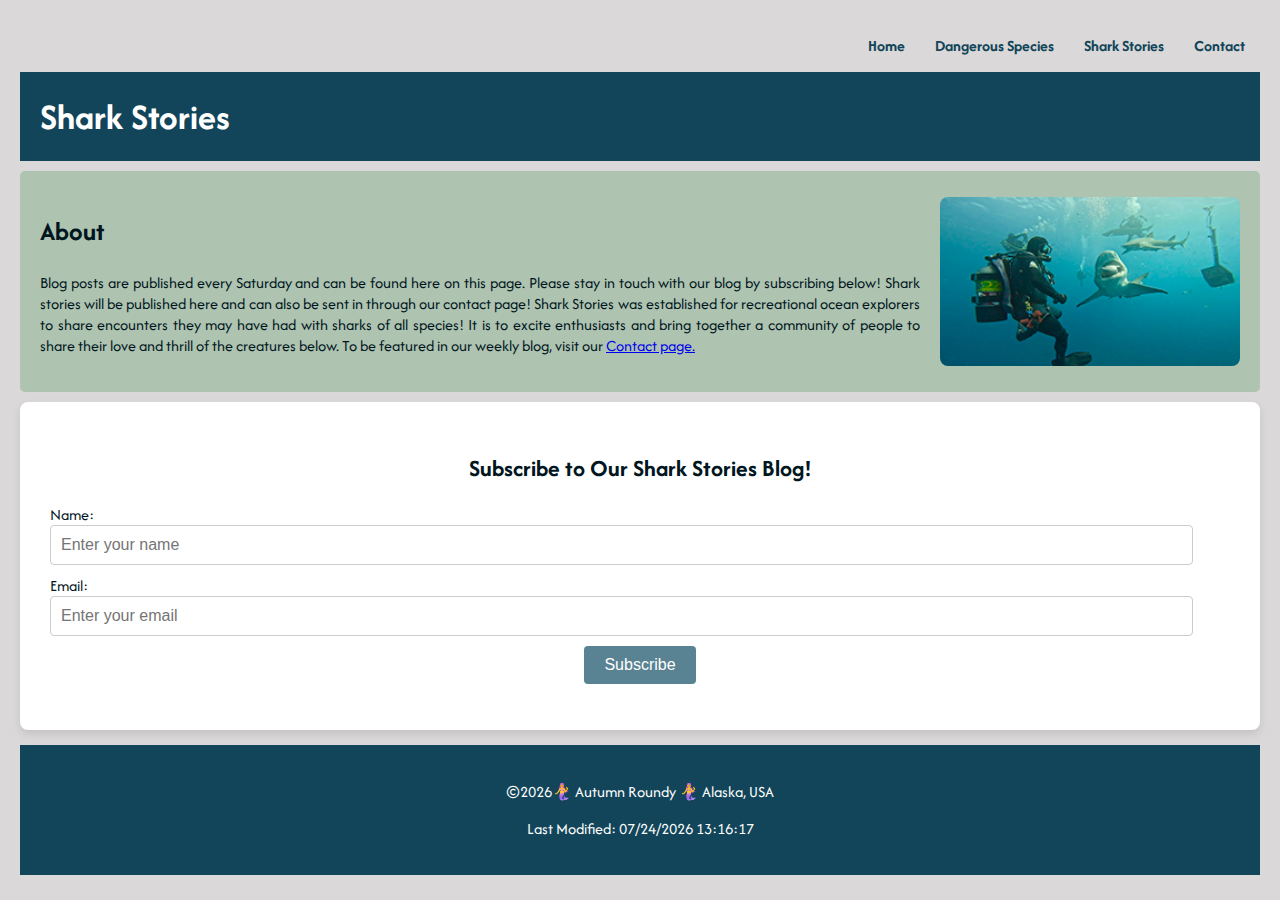
<file: project/stories.html>
<!DOCTYPE html>
<html lang="en-US">
    <head>
        <meta charset="UTF-8">
        <meta name="viewport" content="width=device-width">
        <title>Final Project - WDD131 - Autumn Roundy</title>
        <meta name="description" content="WDD 131 - Dynamic Web Fundamentals. Autumn Roundy. Providing the final project based on information I have learned this semester, and the site plan I previously submitted.">
        <meta name="author" content="Autumn Roundy">
        <link rel="stylesheet" href="styles/sharksite.css">
        <link rel="stylesheet" href="styles/format.css">
        <link rel="preconnect" href="https://fonts.googleapis.com">
        <link rel="preconnect" href="https://fonts.gstatic.com" crossorigin>
        <link href="https://fonts.googleapis.com/css2?family=Afacad+Flux:wght@100..1000&display=swap" rel="stylesheet">
    </head>
    <body>
        <header>
            <nav>
                <ul>
                    <li><a href="https://autumnsroundy.github.io/wdd131/project/sharksite.html">Home</a></li>
                    <li><a href="https://autumnsroundy.github.io/wdd131/project/species.html">Dangerous Species</a></li>
                    <li><a href="https://autumnsroundy.github.io/wdd131/project/stories.html">Shark Stories</a></li>
                    <li><a href="https://autumnsroundy.github.io/wdd131/project/contact.html">Contact</a></li>
                </ul>
        </header>
        <main>
            <section class="stories">
                <h1>Shark Stories</h1>
                <div class="content">
                    <div>
                        <h2>About</h2>
                        <p>Blog posts are published every Saturday and can be found here on this page. Please stay in touch with our blog by subscribing below!
                            Shark stories will be published here and can also be sent in through our contact page! Shark Stories
                            was established for recreational ocean explorers to share encounters they may have had with sharks of
                            all species! It is to excite enthusiasts and bring together a community of people to share their love
                            and thrill of the creatures below. To be featured in our weekly blog, visit our
                            <a href="https://autumnsroundy.github.io/wdd131/project/contact.html">Contact page.</a>
                        </p>
                    </div>
                    <div class="image-container">
                        <img src="images/feedingfrenzy.png" alt="Dive instructor with Bull shark" loading="lazy">
                    </div>
                </div>
            </section>
            <section class="blog-subscription">
                <div class="subscription-form-container">
                    <h2>Subscribe to Our Shark Stories Blog!</h2>
                    <form id="subscription-form">
                        <div class="input-group">
                            <label for="name">Name:</label>
                            <input type="text" id="name" name="name" required placeholder="Enter your name">
                        </div>
                        <div class="input-group">
                            <label for="email">Email:</label>
                            <input type="email" id="email" name="email" required placeholder="Enter your email">
                        </div>
                        <button type="submit">Subscribe</button>
                        <p id="message"></p>
                    </form>
                </div>
            </section>          
        </main>        
        <footer>
            <div class="footer">
            <p>©<span id="currentyear"></span>🧜‍♀️ Autumn Roundy 🧜‍♀️ Alaska, USA</p>
            <p id="lastModified"></p>
            </div>
        </footer>
        <script src="scripts/stories.js" defer></script>
    </body>
</html>
</file>
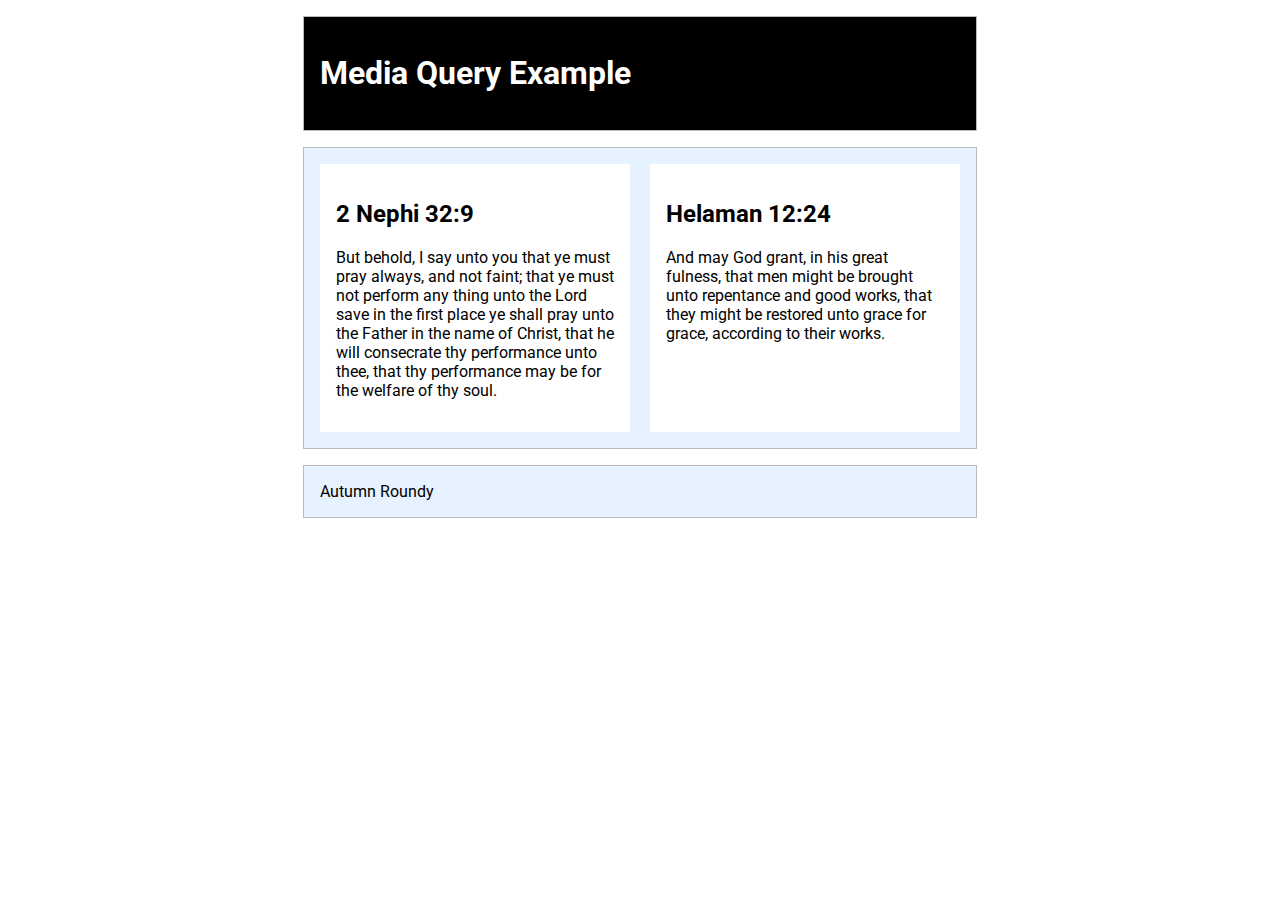
<file: week02/media-query.html>
<!DOCTYPE html>
<html lang="en-US">
    <head>
        <meta charset="utf-8">
        <meta name="viewport" content="width=device-width, initial-scale=1.0">
        <title>WDD 131 - Media Query Example</title>
        <meta name="description" content="Media query learning activity example page.">
        <meta name="author" content="Autumn Roundy">
        <link rel="preconnect" href="https://fonts.googleapis.com">
        <link rel="preconnect" href="https://fonts.gstatic.com" crossorigin>
        <link href="https://fonts.googleapis.com/css2?family=Roboto&display=swap" rel="stylesheet">
        <link rel="stylesheet" href="styles/media-query.css">
        <link rel="stylesheet" href="styles/media-query-large.css">
    </head>
    <body>
        <header>
            <h1>Media Query Example</h1>
        </header>
        <main>
            <section>
                <h2>2 Nephi 32:9</h2>
                <p>But behold, I say unto you that ye must pray always, and not faint; that ye must not perform any thing unto the Lord save in the first place ye shall pray unto the Father in the name of Christ, that he will consecrate thy performance unto thee, that thy performance may be for the welfare of thy soul.</p>
            </section>
            <section>
                <h2>Helaman 12:24</h2>
                <p>And may God grant, in his great fulness, that men might be brought unto repentance and good works, that they might be restored unto grace for grace, according to their works.</p>
            </section>
        </main>
        <footer>
        Autumn Roundy
        </footer>
    </body>
</file>
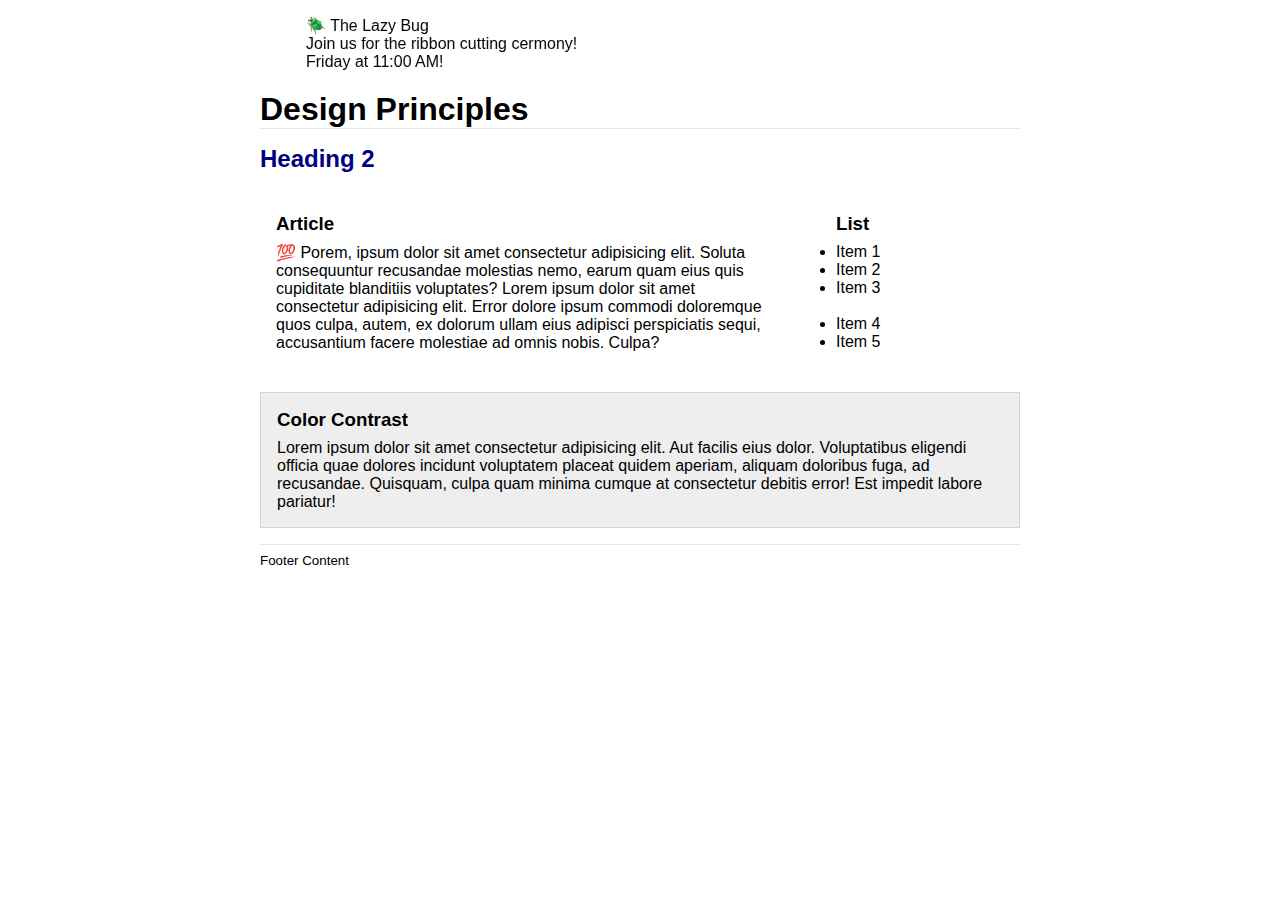
<file: week03/design.html>
<!DOCTYPE html>
<html lang="en">
<head>
    <meta charset="UTF-8">
    <meta name="viewport" content="width=device-width, initial-scale=1.0">
    <title>WDD 131 - week 03 - Design</title>
    <link rel="stylesheet" href="styles/design.css">
</head>
<body>
    <header>
        <marquee behavior="alternate" direction="right">🪲 The Lazy Bug<br>Join us for the ribbon cutting cermony!<br>Friday at 11:00 AM!</marquee>
        <h1>Design Principles</h1>
    </header>
    <main>
        <h2>Heading 2</h2>
        <section>
            <h3>Article</h3>
            <article>
                <p>💯 Porem, ipsum dolor sit amet consectetur adipisicing elit. Soluta consequuntur recusandae molestias nemo, earum quam eius quis cupiditate blanditiis voluptates? Lorem ipsum dolor sit amet consectetur adipisicing elit. Error dolore ipsum commodi doloremque quos culpa, autem, ex dolorum ullam eius adipisci perspiciatis sequi, accusantium facere molestiae ad omnis nobis. Culpa?</p>
            </article>
        </section>
        <section>
            <h3>List</h3>
            <ul>
                <li>Item 1</li>
                <li>Item 2</li>
                <li>Item 3<br><br></li>
                <li>Item 4</li>
                <li>Item 5</li>
            </ul>
        </section>
        <div class="callout">
            <h3>Color Contrast</h3>
            <p>Lorem ipsum dolor sit amet consectetur adipisicing elit. Aut facilis eius dolor. Voluptatibus eligendi officia quae dolores incidunt voluptatem placeat quidem aperiam, aliquam doloribus fuga, ad recusandae. Quisquam, culpa quam minima cumque at consectetur debitis error! Est impedit labore pariatur!</p>
        </div>
    </main>
    <footer>
        Footer Content
    </footer>
</body>
</html>
</file>
<file: styles/base.css>
@import url('https://fonts.googleapis.com/css2?family=Afacad+Flux:wght@100..1000&display=swap');
.preconnect {
    font-family: "Afacad Flux", sans-serif;

    font-weight: 400;
    font-style: normal;
    font-variation-settings:
      "slnt" 0;
  }
* {
    box-sizing: border-box;
    margin: 0;
    padding: 0;
}

body {
    display: grid;
    grid-template-rows: auto 1fr auto;
    font-family: 'Arial', sans-serif;
    color: #333;
    background-color: #f0f0f0;
}

header {
    text-align: center;
    background-color:rgb(41, 88, 139);
    color:white;
    padding: 15px;
    margin-bottom: 20px;
}

nav {
    display: flex;
    justify-content: center;
}

nav ul {
    margin-top: 15px;
    list-style-type: none;
    display: flex;
}

nav li {
    margin: 0 20px;
}

nav a {
    color: white;
    text-decoration: none;
    font-weight: bold;
}
nav a:hover {
    text-decoration: underline;
    color: rgb(250, 247, 46);
}

main {
    display: grid;
    grid-template-columns: 1fr 1fr 1fr; /*three equal columns*/
    gap: 20px;
    max-width: 1200px;
    margin: 0 auto;  /*center grid horizontally*/
    padding: 0 20px;
    margin-bottom: 20px;
    background-color: rgb(227, 227, 222);
}
.card {
    grid-column-start: 1;
    grid-column-end: 3;
}

.image-text-container {
    display: flex;
    align-items: flex-start;
    margin-bottom: 20px;
}
.image-text-container img {
    margin-right: 20px;
    width: 150px;
    height: auto;
}
.image-text-container p {
    margin: 0;
}

.image-text-container-two {
    display: flex;
    align-items: center;
    margin-bottom: 20px;
}
.image-text-container-two img {
    margin-left: 20px;
    width: 150px;
    height: auto;
}
.image-text-container-two p {
    text-align: left;
}
main h2 {
    text-align: center;
    margin-top: 10px;
    margin-bottom: 10px;
}
main h3 {
    text-align: center;
    margin-bottom: 0;
}
.resources h2 {
    text-align: center;
}
.resources-links {
    text-align: center;
    list-style-position: inside;
    padding: 20px;
}    
.resources-links a {
    color:rgb(41, 88, 139);
}
.resources-links :hover {
    text-decoration: underline;
    color:rgb(250, 247, 46);
}

footer {
    background-color:rgb(41, 88, 139);
    color:rgb(251, 251, 251);
    padding: 20px;
    display: flex;
    justify-content: center;
    text-align: center;
}
</file>
<file: styles/form.css>
/* Import font */
@import url('https://fonts.googleapis.com/css2?family=Afacad+Flux:wght@100;200;300;400;500;600;700;800;900&display=swap');

/* Global styles */
* {
    margin: 0;
    padding: 0;
    box-sizing: border-box;
}

/* Body styling */
body {
    font-family: "Afacad Flux", sans-serif; /* Applied font globally */
    font-weight: 400;
    font-style: normal;
    font-variation-settings: "slnt" 0;
    background-color: #f0f0f0;
    margin: 20px;
    font-size: 16px;
}

/* Label styling */
label {
    font-size: 16px;
    font-weight: bold;
    color: #333;
    display: block;
    margin-bottom: 5px;
}

/* Fieldset label customization for rating section */
fieldset label {
    font-weight: normal; /* Remove boldness from Useful Features section labels */
}

/* Header */
header {
    text-align: center;
    background-color: rgb(136, 166, 197);
    color: white;
    padding: 20px;
    margin-bottom: 20px;
}

/* Form styling */
form {
    max-width: 600px;
    margin: 0 auto;
    padding: 20px;
    background-color: #f9f9f9;
    border-radius: 8px;
    box-shadow: 0 4px 8px rgba(0, 0, 0, 0.1);
}

/* Input and select fields */
input,
select,
textarea {
    width: 100%;
    padding: 10px;
    margin: 8px 0;
    border: 1px solid #ccc;
    border-radius: 4px;
}

textarea {
    resize: vertical;
    margin-top: 10px;
}

/* Fieldset for rating and features */
fieldset {
    border: none;
    display: flex; /* Flexbox for horizontal alignment */
    gap: 15px;
    justify-content: center;
    align-items: center;
}

/* Style for individual labels (stars) */
label {
    font-size: 20px; /* Size of the stars */
    cursor: pointer;
}

/* Legend styling */
legend {
    font-weight: bold;
    font-size: 20px;
}

/* Footer styling */
footer {
    background-color: rgb(136, 166, 197);
    color: rgb(251, 251, 251);
    padding: 20px;
    width: 100%;
    display: flex;
    justify-content: center;
    text-align: center;
}
</file>
<file: styles/place.css>
@import url('https://fonts.googleapis.com/css2?family=Afacad+Flux:wght@100..1000&display=swap');

:root {
  --primary-blue: #687E8C;
  --light-blue: #b7c8d6;
  --primary-beige:#e3dc9b;
  --yellow:#dcb841;
  --white: #FFFFFF;
  --black: #000000;

  --font-family: 'Afacad Flux', sans-serif;
}
body {
  font-family: var(--font-family);
  background-color: var(--light-blue);
  color: var(--black);
}
header, footer {
  background-color: var(--primary-blue);
  color: var(--white);
  text-align: center;
}
h1 {
  font-size: 75pt;
  padding: 10px;
  margin-top: 0;
  margin-bottom: 20px;
  border-bottom: 3px solid var(--yellow);
}

main {
  position: relative;
  width: 100%;
  height: 100vh; /* Make sure the container takes up the FULL viewport height*/
  overflow-x: hidden; /* Hide horizontal overflow */
  overflow-y: auto;   /* Allow vertical scrolling */
}
.hero img {
  width: 100%;
  height: auto;
  object-fit: cover; /*ensures the image fills container while maintaining aspect ratio*/
  position: absolute;
  top: 0;
  left: 0;
}
h2, h3 {
  margin: 0;
  font-size: 25pt;
  color:var(--black);
}
.title-box {
  position: absolute;
  margin-left: 10px;
  top: -20px; /* positioning slightly above the content*/
  left: -20px; 
  width: 80%;
  text-align: center;
  background-color: var(--yellow);
  padding: 10px 20px;
  box-shadow: 2px 2px 10px rgba(0, 0, 0, 0.3); /*depth*/
  z-index: 10; /* Ensure the box is in front */
}
.info {
  margin-top: 45px;
}

/*Data specific styling*/
.data {
  position: absolute;
  top: 40px;  /* Position it 20px from the top of the parent container */
  left: 20px; /* Position it 20px from the left of the parent container */
  background-color: rgba(0, 0, 0, 0.815);
  color: white;
  padding: 20px;
  border-radius: 5px;
}
.data::after,
.weather::after {
  content: "";
  display: block;
  width: 100%;
  height: 2px;
  background-color: var(--yellow);
  margin-top: 20px;
}

/* Weather specific styling */
.weather {
  position: absolute;
  bottom: 20px;
  right: 20px;
  background-color: rgba(0, 0, 0, 0.815);
  color: white;
  padding: 20px;
  border-radius: 5px;
}
.weather-icon {
  width: 50px;  /* Set the width of the icon */
  height: 50px; /* Set the height of the icon */
  vertical-align: middle; /* Align the icon vertically with the text */
  margin-left: 10px; 
}
footer {
  padding: 20px;
}
</file>
<file: styles/place_large.css>
/* For screens smaller than 1024px */
@media screen and (max-width: 1024px) {
    .hero-image {
      width: 80%;  /* Adjust width to 80% for medium screens */
    }
    .data, .weather {
      max-width: 100%;
    }
  }
  
  /* For screens smaller than 600px */
  @media screen and (max-width: 600px) {
    .hero-image {
      width: 100%;
    }
    .data, .weather {
      padding: 15px;
    }
  }
</file>
<file: styles/temples.css>
@import url('https://fonts.googleapis.com/css2?family=Afacad+Flux:wght@100..1000&display=swap');
.preconnect {
    font-family: "Afacad Flux", sans-serif;
    font-weight: 400;
    font-style: normal;
    font-variation-settings:
      "slnt" 0;
  }
body {
    font-family: 'Afacad Flux', sans-serif;
    margin: 0;
    padding: 0;
    background-color:blanchedalmond;
    color:darkcyan;
}

header {
    background-color:darksalmon;
    padding: 10px;
}

nav ul {
    display: flex;
    justify-content: center;
    list-style-type: none;
    margin: 0;
    padding: 0;
}

nav ul li {
    margin: 0 15px;
}

nav ul li a {
    color:rgb(0, 84, 84);
    text-decoration: none;
    font-weight: 600;
}

nav ul li a:hover {
    color: indianred;
}

main {
    max-width: 1200px;
    margin: 0 auto;
    padding: 20px;
    text-align: center;
}

h1 {
    font-family: "Afacad Flux", sans-serif;
    font-size: 50px;
    text-align: center;
    color:rgb(0, 84, 84);
    margin-bottom: 20px;
}

.temple-gallery {
    display: grid;
    grid-template-columns: 1fr;
    gap: 20px;
}

img {
    width: 100%;
    height: auto;
    border-radius: 8px;
}

figcaption {
    font-weight: 600;
    color:darkcyan;
    margin-top: 10px;
}

footer {
    background-color:darksalmon;
    color:rgb(0, 84, 84);
    padding: 20px;
    display: flex;
    justify-content: center;
    text-align: center;
}
</file>
<file: styles/temples-large.css>
@media (min-width: 600px) {
    .temple-gallery {
        grid-template-columns: repeat(2, 1fr);
    }
}

@media (min-width: 900px) {
    .temple-gallery {
        grid-template-columns: repeat(3, 1fr);
    }
}
</file>
<file: project/styles/sharksite.css>
@import url('https://fonts.googleapis.com/css2?family=Afacad+Flux:wght@100;200;300;400;500;600;700;800;900&display=swap');

:root {  /*color template sharkDark palette*/
    --primary-blue: #124559;
    --light-blue: #598392;
    --sage-green:#aec3b0;
    --background-color: #dad8d8;
    --white: #FFFFFF;
    --text-color: #01161e;

         /*font information and default*/
    --font-family: 'Afacad Flux', sans-serif;
  }

header {
    background-color:var(--background-color);
}

/*Style for the Nav Container in the Header*/
.nav {
    color: var(--primary-blue);
    display: flex;
}
nav ul {
    margin-top: 15px;
    list-style-type: none;
    display: flex;
    justify-content: right; /*Right align the ENTIRE navbar*/
}
nav li {
    margin: 0 15px;
}
nav a {
    color: var(--primary-blue);
    text-decoration: none;
    font-weight: bold;
    text-align: right;
}
nav a:hover {
    color:var(--white);
}
body {
    font-family: 'Afacad Flux', sans-serif;
    background-color: var(--background-color);
    color: var(--text-color);
    margin: 0;
    padding: 20px;
}
footer {
    background-color:var(--primary-blue);
    color:var(--white);
    padding: 20px;
    display: flex;
    justify-content: center;
    text-align: center;
}
footer a {
    color: var(--white);
}

/*------------------------Home--------------------------*/
/* Style for the "HeroSharkSafety" section */
.sharksafety {
    display: flex;
    justify-content: space-between; 
    gap: 20px;
    flex-wrap: wrap;
    margin: 20px;
}
.sharksafety .text {
    background-color: var(--primary-blue);
    color:var(--white);
    padding: 30px;
    box-sizing: border-box; 
    flex: 1; 
    min-width: 250px; 
    display: flex; 
    flex-direction: column;
}
.sharksafety h1 {
    font-size: 37px;
    margin-top: 10px;
    margin-bottom: 10px; 
}
.sharksafety .heroimage {
    width: 100%;
    height: auto;
    max-width: 600px;
    text-align: center;
    flex: 2;   
    margin-top: 5px;
}

/* Style for the "DangerousSpecies" section */
.dangerousspecies {
    text-align: center;
    background-color: var(--white);
    border-radius: 5px;
    margin-bottom: 15px;
    padding: 15px;
}
.dangerousspecies h2 {
    font-size: 36px;
    margin-top: 25px;
    margin-bottom: 10px;
    color: var(--primary-blue);
}
figure {
    display: inline-block;
    margin: 30px;           
    text-align: center;     
}
figure img {
    width: 100%;            
    max-width: 400px;       
    height: auto;
    border-radius: 8px;
}
figcaption {
    font-size: 20px;
    font-weight: 700;
    color: var(--text-color);
    margin-top: 10px;       
    display: block;        
}
figcaption span {
    display: block;
    margin-top: 10px;
}

/* Style for the "SharkStories"" section */
.sharkstories {
    display: flex;
    flex-direction: column;  /* Stack the content vertically */
    background-color: var(--sage-green);
    border-radius: 5px;
    align-items: center;     /* Center the items horizontally */
    gap: 20px;
    padding: 20px;
}
.sharkstories h3 {
    color: var(--primary-blue);
    font-size: 36px;
    margin-top: 15px;
    margin-bottom: 5px;
}
.sharkstories p {
    font-size: 18px;
    color: var(--primary-blue);
    text-align: center;
}
.social {
    display: flex;
    gap: 40px; 
    justify-content: center;
    align-items: center; 
}
.logo {
    width: 100%;         
    height: auto;
}

/* Style for the "Why" and "Questions" sections */
.why-questions-container {
    display: flex;
    justify-content: space-between;
    align-items: flex-start; 
    gap: 20px; 
}
.why {
    background-color: var(--light-blue);
    color: var(--white);
    padding: 20px;
    border-radius: 5px;
    width: 48%; 
    margin-top: 15px;
    margin-bottom: 15px;
    font-size: 18px;
}
.why ul {
    list-style-type: none;
    padding: 10px;
    text-align: left;
}
.questions {
    width: 48%; 
    background-color: var(--white);
    color: var(--text-color);
    padding: 20px;
    border-radius: 5px;
    margin-top: 15px;
    margin-bottom: 15px;
    max-height: 300px;
}

.why h4, .questions h6 {
    margin-top: 10px;
    margin-bottom: 0px;
    text-align: center;
    font-size: 36px;
}
.questions form {
    display: flex;
    flex-wrap: wrap;
    flex-direction: column;
    justify-content: center;
    gap: 5px;
}
.questions input {
    padding: 10px;
    border: 1px solid #ccc;
    border-radius: 4px;
    font-size: 16px;
    margin-bottom: 15px;
    width: 100%; 
    box-sizing: border-box; 
}
.questions button {
    padding: 10px;
    font-size: 14px;
    background-color: var(--light-blue);
    color: var(--white);
    border: none;
    border-radius: 5px;
    cursor: pointer;
    width: 100%;
    margin-top: 5px;
}
.questions button:hover {
    background-color: var(--primary-blue);
}



/*------------------------Dangerous-Species--------------------------*/

.species {
    display: flex;
    justify-content: space-between; 
    gap: 20px;
    flex-wrap: wrap;
    margin: 20px;
}
.species .text {
    background-color: var(--primary-blue);
    color:var(--white);
    padding: 30px;
    box-sizing: border-box; 
    flex: 1; 
    min-width: 250px; 
    display: flex; 
    flex-direction: column;
}
.species h1 {
    font-size: 37px;
    margin-top: 10px;
    margin-bottom: 10px; 
}
.species .heroimage {
    width: 100%;
    height: auto;
    max-width: 600px;
    text-align: center;
    flex: 2;   
    margin-top: 5px;
}

.greatwhites, .tigers, .bullsharks {
    padding: 15px;
    background-color: var(--white);
    color: var(--text-color);
    border-radius: 8px;
    margin-bottom: 15px;
}

/* Style for the "Great White" section */
.greatwhites h2 {
    font-size: 36px;
    width: 100%;
    text-align: center;
    margin-top: 15px;
    margin-bottom: 15px;
    color: var(--primary-blue);
}
.gws-container {
    display: flex;          
    justify-content: space-between;
    align-items: flex-start;
    gap: 20px;
}
.gws-facts {
    background-color: var(--sage-green);
    border-radius: 5px;
    padding: 20px;
    display: flex;  
    flex-direction: column;
    gap: 5px;  
    text-align: left; 
    font-size: 16px;
    width: 50%; /* Ensures the facts section takes up half the space */
}
.gws-facts ul {
    list-style-type: none;
    padding-left: 0;
}
.gws-container img {
    flex: 2;
    width: 50%; /* Adjust the map size */
    height: auto;
}
.gws-habitat {
    background-color: var(--background-color);
    border-radius: 5px;
    margin-top: 10px; 
    padding: 20px;
}

/* Style for the "Tiger" section */
.tigers h3 {
    font-size: 36px;
    width: 100%;
    text-align: center;
    color: var(--primary-blue);
    margin-top: 15px;
    margin-bottom: 15px;
}
.ts-container {
    display: flex; /* Enables flex layout to display content side by side */
    justify-content: space-between; /* Ensures space between facts and image */
    align-items: flex-start; /* Align items at the top */
    gap: 20px; /* Adds space between the two elements */
}
.tigers-facts {
    background-color: var(--sage-green); /* Background for facts section */
    border-radius: 5px;
    padding: 20px;
    display: flex;
    flex-direction: column;
    gap: 10px;
    text-align: left;
    font-size: 16px;
    width: 63%;
}
.tigers-facts ul {
    list-style-type: none;
    padding-left: 0;
}
.ts-habitat {
    background-color: var(--background-color);
    border-radius: 5px;
    margin-top: 10px; 
    padding: 20px;
}
.ts-container img {
    width: 50%;
    height: auto;
    margin-bottom: 10px;
}

/* Style for the "Bull" section */
.bullsharks h4 {
    font-size: 36px;
    width: 100%;
    text-align: center;
    color: var(--primary-blue);
    margin-top: 15px;
    margin-bottom: 15px;
}
.bs-facts {
    background-color: var(--sage-green);
    border-radius: 5px;
    padding: 20px;
    display: flex;
    flex-direction: column;
    gap: 5px;
    text-align: left;
    font-size: 16px;
}
.bs-facts ul {
    list-style-type: none;
    padding-left: 0;
}
.bs-habitat-container {
    display: flex; 
    justify-content: space-between; 
    align-items: flex-start;
    gap: 20px; 
    margin-top: 20px; 
}
.bs-habitat {
    width: 50%;
    font-size: 16px;
    line-height: 1.6;
    background-color: var(--background-color);
    padding: 20px;
    border-radius: 5px;
}
.bs-map-img {
    max-width: 100%;
    height: auto;
    margin-bottom: 10px;
}


/* Style for the "Encounter and References" sections */
.encounter-references-container {
    display: flex;
    justify-content: space-between;
    gap: 20px; 
}
.encounter {
    background-color: var(--light-blue);
    border-radius: 5px;
    padding: 20px;
    margin-bottom: 15px;
    color: var(--white);
    width: 48%; 
}
.encounter h5 {
    font-size: 27px;
    text-align: center;
    margin-top: 10px;
}
.references {
    background-color: var(--white);
    color: var(--primary-blue);
    border-radius: 5px;
    padding: 20px;
    margin-bottom: 15px;
    width: 50%;
    display: flex; 
    flex-direction: column; 
    gap: 20px; 
}
.references h6 {
    font-size: 27px; 
    margin-top: 10px;
    text-align: center;
    width: 100%; 
    display: block; 
}
.references .content {
    display: flex;      
    gap: 20px;     
}
.references ul {
    margin-bottom: 15px;
    width: 60%; 
}
.references .image-container {
    display: flex;  
    justify-content: flex-end; 
    flex-shrink: 0; 
}
.references img {
    width: 250px;  
    height: auto; 
}
.references a {
    color: var(--primary-blue);
    text-decoration: none;
    font-weight: bold;
}
.references a:hover {
    color: var(--light-blue);
    text-decoration: underline;
}

/*------------------------Shark-Stories--------------------------*/
.stories h1 {
    background-color: var(--primary-blue);
    padding: 20px;
    margin-top: 10px;
    margin-bottom: 10px;
    font-size: 37px;
    color: var(--white);
}
.stories .content {
    display: flex;
    justify-content: space-between; 
    align-items: center; 
    background-color: var(--sage-green);
    border-radius: 5px;
    padding: 20px;
    gap: 20px; 
    margin-bottom: 10px;
}
.stories .content h2 {
    font-size: 27px; 
    color: var(--text-color);
    width: 100%;
}
.stories .content p {
    font-size: 16px;       
    color: var(--text-color);     
    text-align: justify;       
}
.stories .image-container {
    flex-shrink: 0;             
    width: 300px;        
    display: flex;             
    justify-content: center;
}
.stories .image-container img {
    width: 100%;          
    height: auto;  
    border-radius: 8px;       
}
.blog-subscription .subscription-form-container {
    background-color: var(--white);
    padding: 30px;
    border-radius: 8px;
    box-shadow: 0 4px 8px rgba(0, 0, 0, 0.1);
    text-align: center;
    margin-bottom: 15px;
}
.blog-subscription .input-group {
    margin-bottom: 10px;
    text-align: left;
}
.blog-subscription input[type="text"],
.blog-subscription input[type="email"] {
    width: 95%;
    padding: 10px;
    border: 1px solid #ccc;
    border-radius: 4px;
    font-size: 16px;
}

.blog-subscription button {
    background-color: var(--light-blue);
    color: white;
    padding: 10px 20px;
    border: none;
    border-radius: 4px;
    cursor: pointer;
    font-size: 16px;
    transition: background-color 0.3s ease;
}

.blog-subscription button:hover {
    background-color: var(--primary-blue);
}

/*------------------------Contact-Us--------------------------*/
.contactheader {
    background-color: var(--primary-blue);
    color: var(--white);
    text-align: center;
    font-size: 27px;
    padding: 10px;
    margin-bottom: 10px;
}
.contactimg {
    width: 100%;
}
.contactlist {
    text-align: center;
    background-color: var(--white);
    padding: 20px;
    border-radius: 5px;
    font-size: 20px;
    margin-top: 10px;
    margin-bottom: 10px;
}
.contactlist ul {
    list-style-type: none;
}
</file>
<file: project/styles/format.css>
/*------Media-Queries-for-Home-----------------------*/
@media only screen and (max-width: 768px) {
    nav ul {
        flex-direction: column;  /* Stack nav items vertically */
        justify-content: center;
        align-items: center;
    }
    nav li {
        margin: 10px 0;
    }
    .sharksafety {
        flex-direction: column;  /* Stack elements vertically */
        gap: 10px;
    }
    .sharksafety .text {
        min-width: 100%;
        padding: 20px;
    }
    .sharksafety .heroimage {
        max-width: 100%;
    }
    .dangerousspecies h2 {
        font-size: 28px;
    }
    .sharkstories h3 {
        font-size: 28px;
    }
    .sharkstories p {
        font-size: 16px;
    }
    .social {
        flex-direction: column;
        gap: 20px;
    }
    .why-questions-container {
        flex-direction: column;
    }
    .why, .questions {
        width: 100%; /* Full width on small screens */
        margin-top: 10px;
        margin-bottom: 10px;
    }
    .why h4, .questions h6 {
        font-size: 28px;
    }
    .questions input, .questions button {
        width: 100%;
    }
    footer {
        padding: 10px;
    }
}
/*------Media-Queries-for-Species-----------------------*/
@media only screen and (max-width: 768px) {
    .species {
        flex-direction: column;
        gap: 10px;
    }
    .species .text {
        min-width: 100%;
        padding: 20px;
    }
    .species .heroimage {
        max-width: 100%;
    }
    .greatwhites h2 {
        font-size: 28px;
    }
    .gws-container {
        flex-direction: column;
    }
    .gws-facts {
        width: 100%;
        font-size: 14px;
    }
    .gws-container img {
        width: 100%;
        max-width: 100%;
    }
    .tigers h3 {
        font-size: 28px;
    }
    .ts-container {
        flex-direction: column;
    }
    .tigers-facts {
        width: 100%;
    }
    .ts-container img {
        width: 100%;
        height: auto;
    }
    .bullsharks h4 {
        font-size: 28px;
    }
    .bs-facts {
        width: 100%;
        font-size: 14px;
    }
    .bs-habitat-container {
        flex-direction: column;
    }
    .bs-habitat {
        width: 100%;
    }
    .bs-map-img {
        width: 100%;
        max-width: 100%;
    }
    .encounter-references-container {
        flex-direction: column;
    }
    .encounter-references-container .encounter, .encounter-references-container .references {
        width: 100%;
        margin-bottom: 20px;
    }
    .encounter-references-container .encounter h5, 
    .encounter-references-container .references h6 {
        font-size: 24px;
    }
    .encounter-references-container .references .content {
        flex-direction: column;
        gap: 15px;
    }
    .encounter-references-container .references ul {
        width: 100%;
    }
    .encounter-references-container .references img {
        width: 100%;
        max-width: 100%;
    }
}
/*------Media-Queries-for-Stories-----------------------*/
@media only screen and (max-width: 768px) {
    .stories h1 {
        font-size: 28px;
        padding: 15px;
        margin-top: 10px;
        margin-bottom: 10px;
    }
    .stories .content {
        flex-direction: column;
        gap: 15px;
        padding: 15px;
    }
    .stories .content h2 {
        font-size: 24px;
    }
    .stories .content p {
        font-size: 14px;
        text-align: justify;
    }
    .stories .image-container {
        width: 100%;
        justify-content: center;
    }
    .stories .image-container img {
        width: 100%;
        height: auto;
        border-radius: 8px;
    }
    .blog-subscription .subscription-form-container {
        padding: 20px;
        width: 100%;
    }
    .blog-subscription .input-group {
        width: 100%;
    }
    .blog-subscription input[type="text"],
    .blog-subscription input[type="email"] {
        width: 100%;
        font-size: 14px;
    }
    .blog-subscription button {
        width: 100%;
        font-size: 14px;
    }
}
/*------Media-Queries-for-Contact-----------------------*/
@media only screen and (max-width: 768px) {
    .contactheader {
        font-size: 24px;
        padding: 15px;
    }
    .contactimg {
        width: 100%;
        height: auto;
    }
    .contactlist {
        padding: 15px;
        font-size: 16px;
    }
    .contactlist ul {
        padding-left: 0;
    }
}
</file>
<file: project/styles/siteplan.css>
@import url('https://fonts.googleapis.com/css2?family=Afacad+Flux:wght@100;200;300;400;500;600;700;800;900&display=swap');

:root {  /*color template sharkDark palette*/
    --primary-blue: #124559;
    --light-blue: #598392;
    --sage-green:#aec3b0;
    --background-color: #dad8d8;
    --white: #FFFFFF;
    --text-color: #01161e;

         /*font information and default*/
    --font-family: 'Afacad Flux', sans-serif;
  }

header{
    background-color:var(--primary-blue);
    color: var(--white);
    padding: 18px;
}
h1 {
    text-align: center;
}
.columns {
    margin-top: 10px;
    display: flex;
    justify-content: space-between;
    gap: 15px;
}
.description, .scenerios, .colorscheme-typography {
    flex: 1;
    padding: 20px;
    background-color: var(--background-color);
    color: var(--text-color);
}
h2, h3, h4, h5 {
    font-size: 16pt;
    text-align: center;
}
.colorscheme-typography ul{
    list-style-type: none;
}
.scenerios ul{
    list-style-type: none;
}
.wireframes {
    display: flex;
    flex: 1;
    background-color: var(--background-color);
    padding: 20px;
    gap: 20px;
    margin-top: 10px;
    margin-bottom: 10px;
}
footer {
    background-color:var(--primary-blue);
    color:var(--white);
    padding: 20px;
    display: flex;
    justify-content: center;
    text-align: center;
}
footer a {
    color: var(--white);
}

/*---------Responsiveness to smaller screens--------------*/
@media (max-width: 768px) {
    .three-columns {
      flex-direction: column; /* Stack the columns vertically on small screens */
    }
  }
</file>
<file: week02/styles/media-query.css>
body {
    font-family: 'Roboto', sans-serif;
  }
  
  header, main, footer {
    max-width: 640px;
    margin: 1rem auto;
    border: 1px solid #bbb;
    padding: 1rem;
    background-color: #e6f2ff;
  }
  
  main {
    display: grid;
    grid-template-columns: 1fr;
    grid-gap: 1rem;
  }
  
  section {
    padding: 1rem;
    background-color: #fff;
  }
</file>
<file: week02/styles/media-query-large.css>
@media screen and (min-width: 500px) {
    header {
        background-color: black;
        color: white;
    }

    main {
        display: grid;
        grid-template-columns: 1fr 1fr;
        gap: 20px;
    }
}
</file>
<file: week03/styles/design.css>
* {
    box-sizing: border-box;
    margin: 0;
    padding: 0;
  }
  body {
  font-family: Roboto, helvetica, sans-serif;
  margin: 1rem;
  }
  
  header,
  main,
  footer {
    max-width: 760px;
    margin: 0 auto;
  }
  
  div.banner {
    border: 1px solid #bbb;
    padding: 1rem;
    background-color: rgb(230, 243, 254);
    font-weight: 700;
       word-break: break-word;
      text-align: center;
  }
  
  h1 {
    border-bottom: 1px solid rgba(0, 0, 0, 0.1);
    margin: 1rem 0;
  }
  
  main {
    display: grid;
    grid-template-columns: 1fr 200px;
    grid-gap: 1.5rem;
  }
  
  section {
      padding: 1rem;
  }
  
  h2 {
    color: navy;
    grid-column: 1/3;
  }
  
  h3 {
    margin-bottom: .5rem;
  }
  
  
  .callout {
    border:1px solid rgba(0, 0, 0, 0.1);
    color: #000;
    background-color: #eee;
    grid-column: 1/3;
    padding: 1rem;
  }
  
  footer {
    margin-top: 1rem;
    border-top: 1px solid rgba(0, 0, 0, 0.1);
    padding: .5rem 0;
    font-size: smaller;
  }
</file>
